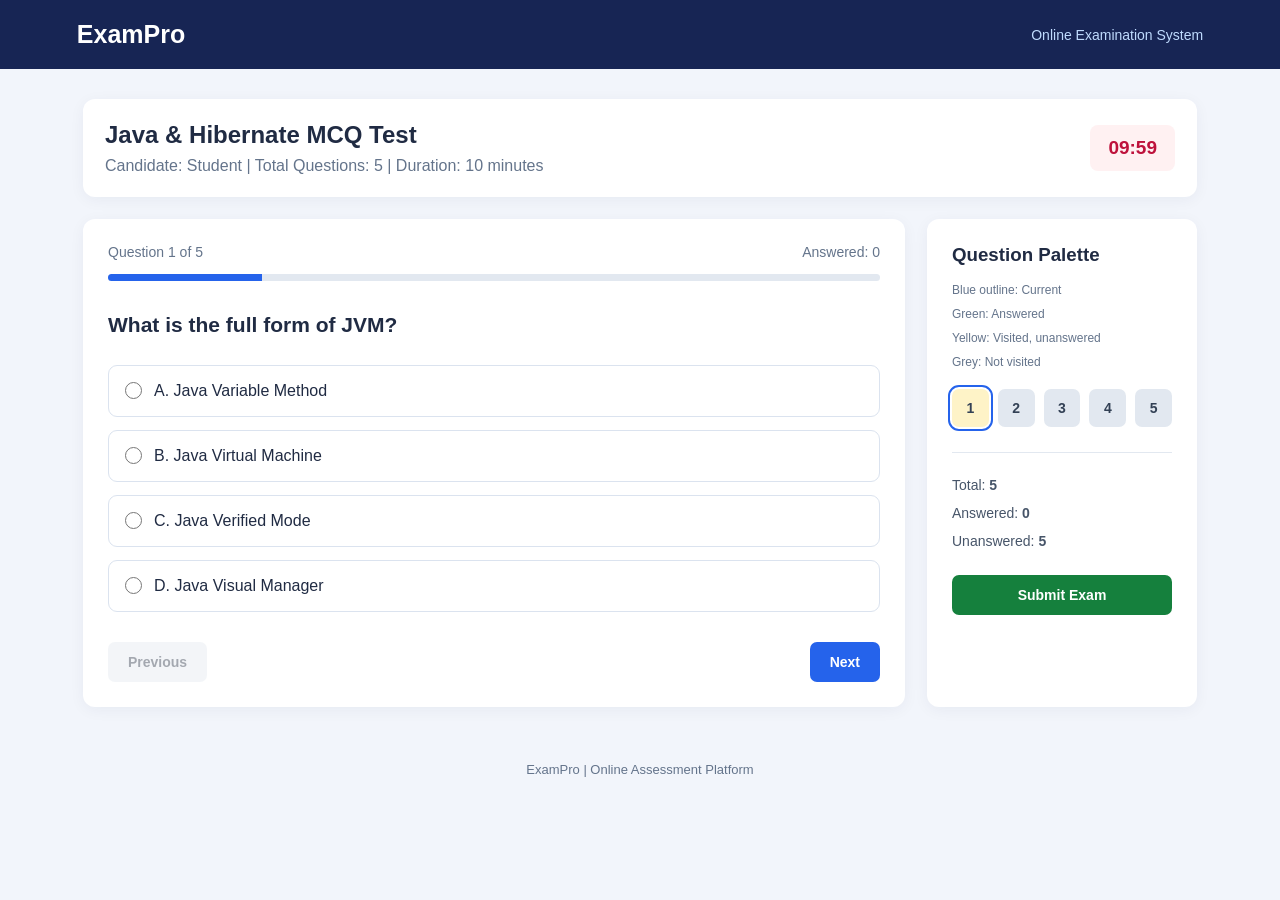
<file: index.html>
<!DOCTYPE html>
<html lang="en">
<head>
<meta charset="UTF-8">
<meta name="viewport" content="width=device-width, initial-scale=1.0">
<title>ExamPro - Online MCQ Exam</title>

<style>
* {
    box-sizing: border-box;
    margin: 0;
    padding: 0;
}

body {
    font-family: Arial, sans-serif;
    background: #f2f5fb;
    color: #202b43;
}

header {
    background: #172554;
    color: white;
    padding: 20px 6%;
    display: flex;
    justify-content: space-between;
    align-items: center;
}

header h2 {
    font-size: 25px;
}

header span {
    color: #bfdbfe;
    font-size: 14px;
}

.container {
    max-width: 1150px;
    margin: 30px auto;
    padding: 0 18px;
}

.exam-info {
    background: white;
    padding: 22px;
    border-radius: 12px;
    margin-bottom: 22px;
    display: flex;
    justify-content: space-between;
    align-items: center;
    gap: 15px;
    flex-wrap: wrap;
    box-shadow: 0 3px 15px #1725540d;
}

.exam-info p {
    color: #64748b;
    margin-top: 8px;
}

.timer {
    background: #fff1f2;
    color: #be123c;
    padding: 12px 18px;
    border-radius: 8px;
    font-size: 19px;
    font-weight: bold;
}

.layout {
    display: grid;
    grid-template-columns: 1fr 270px;
    gap: 22px;
}

.card {
    background: white;
    padding: 25px;
    border-radius: 12px;
    box-shadow: 0 3px 15px #1725540d;
}

.progress-row {
    display: flex;
    justify-content: space-between;
    color: #64748b;
    font-size: 14px;
    margin-bottom: 14px;
}

.progress {
    height: 7px;
    background: #e2e8f0;
    border-radius: 10px;
    margin-bottom: 28px;
    overflow: hidden;
}

.progress-bar {
    height: 100%;
    width: 0;
    background: #2563eb;
    transition: width .2s;
}

.question {
    font-size: 21px;
    line-height: 1.5;
    margin-bottom: 24px;
}

.option {
    display: flex;
    gap: 12px;
    align-items: center;
    padding: 16px;
    margin-bottom: 13px;
    border: 1px solid #dbe3ef;
    border-radius: 9px;
    cursor: pointer;
    transition: .2s;
}

.option:hover {
    border-color: #2563eb;
    background: #f8faff;
}

.option.selected {
    border-color: #2563eb;
    background: #eff6ff;
}

.option input {
    accent-color: #2563eb;
    width: 17px;
    height: 17px;
}

.actions {
    display: flex;
    justify-content: space-between;
    gap: 10px;
    margin-top: 30px;
}

button {
    border: none;
    padding: 12px 20px;
    border-radius: 7px;
    cursor: pointer;
    font-weight: bold;
    font-size: 14px;
}

button:disabled {
    opacity: .4;
    cursor: not-allowed;
}

.primary {
    background: #2563eb;
    color: white;
}

.secondary {
    background: #e2e8f0;
    color: #1e293b;
}

.submit {
    background: #15803d;
    color: white;
}

.sidebar h3 {
    margin-bottom: 12px;
}

.legend {
    font-size: 12px;
    color: #64748b;
    line-height: 2;
    margin-bottom: 15px;
}

.palette {
    display: grid;
    grid-template-columns: repeat(5, 1fr);
    gap: 9px;
}

.palette button {
    padding: 11px 0;
    background: #e2e8f0;
    color: #334155;
}

.palette button.current {
    outline: 2px solid #2563eb;
    outline-offset: 2px;
}

.palette button.answered {
    background: #15803d;
    color: white;
}

.palette button.visited:not(.answered) {
    background: #fef3c7;
}

.summary {
    margin-top: 25px;
    border-top: 1px solid #e2e8f0;
    padding-top: 18px;
    color: #475569;
    font-size: 14px;
    line-height: 2;
}

#result {
    display: none;
    margin-top: 22px;
}

.score {
    font-size: 36px;
    color: #15803d;
    font-weight: bold;
    margin: 20px 0;
}

.review-item {
    border-top: 1px solid #e2e8f0;
    padding: 15px 0;
    line-height: 1.8;
}

.correct-text { color: #15803d; }
.wrong-text { color: #be123c; }

footer {
    text-align: center;
    padding: 25px;
    color: #64748b;
    font-size: 13px;
}

@media(max-width: 750px) {
    .layout {
        grid-template-columns: 1fr;
    }

    .sidebar {
        order: -1;
    }

    .palette {
        grid-template-columns: repeat(5, 1fr);
    }

    .question {
        font-size: 18px;
    }
}
</style>
</head>

<body>

<header>
    <h2>ExamPro</h2>
    <span>Online Examination System</span>
</header>

<main class="container">

    <section class="exam-info">
        <div>
            <h2>Java & Hibernate MCQ Test</h2>
            <p>Candidate: Student | Total Questions: 5 | Duration: 10 minutes</p>
        </div>
        <div class="timer" id="timer">10:00</div>
    </section>

    <div id="exam">
        <div class="layout">

            <section class="card">
                <div class="progress-row">
                    <span id="questionNumber">Question 1 of 5</span>
                    <span id="answeredCount">Answered: 0</span>
                </div>

                <div class="progress">
                    <div class="progress-bar" id="progressBar"></div>
                </div>

                <h3 class="question" id="questionText"></h3>

                <div id="options"></div>

                <div class="actions">
                    <button class="secondary" id="previousBtn"
                            onclick="previousQuestion()">Previous</button>

                    <button class="primary" id="nextBtn"
                            onclick="nextQuestion()">Next</button>
                </div>
            </section>

            <aside class="card sidebar">
                <h3>Question Palette</h3>

                <p class="legend">
                    Blue outline: Current<br>
                    Green: Answered<br>
                    Yellow: Visited, unanswered<br>
                    Grey: Not visited
                </p>

                <div class="palette" id="palette"></div>

                <div class="summary">
                    <p>Total: <strong id="totalCount">5</strong></p>
                    <p>Answered: <strong id="sideAnswered">0</strong></p>
                    <p>Unanswered: <strong id="unansweredCount">5</strong></p>
                </div>

                <button class="submit" style="width:100%; margin-top:20px"
                        onclick="submitExam(false)">
                    Submit Exam
                </button>
            </aside>

        </div>
    </div>

    <section class="card" id="result">
        <h2>Exam Result</h2>
        <p class="score" id="score"></p>
        <p id="resultMessage"></p>
        <div class="summary" id="resultSummary"></div>

        <h3 style="margin-top:25px">Answer Review</h3>
        <div id="review"></div>

        <button class="primary" onclick="location.reload()"
                style="margin-top:20px">Try Again</button>
    </section>

</main>

<footer>ExamPro | Online Assessment Platform</footer>

<script>
const questions = [
    {
        question: "What is the full form of JVM?",
        options: [
            "Java Variable Method",
            "Java Virtual Machine",
            "Java Verified Mode",
            "Java Visual Manager"
        ],
        answer: 1
    },
    {
        question: "Which keyword is used to declare a constant-like variable in Java?",
        options: [
            "static",
            "void",
            "final",
            "private"
        ],
        answer: 2
    },
    {
        question: "Which Hibernate annotation defines a many-to-many relationship?",
        options: [
            "@OneToOne",
            "@ManyToOne",
            "@OneToMany",
            "@ManyToMany"
        ],
        answer: 3
    },
    {
        question: "Which annotation can configure a join table?",
        options: [
            "@JoinTable",
            "@Column",
            "@Transient",
            "@GeneratedValue"
        ],
        answer: 0
    },
    {
        question: "Which block is commonly used for cleanup code that should run after try/catch?",
        options: [
            "static",
            "finally",
            "switch",
            "extends"
        ],
        answer: 1
    }
];

let current = 0;
let answers = Array(questions.length).fill(null);
let visited = Array(questions.length).fill(false);
let remaining = 600;
let finished = false;

function renderQuestion() {
    if (finished) return;

    visited[current] = true;

    const q = questions[current];

    document.getElementById("questionNumber").textContent =
        `Question ${current + 1} of ${questions.length}`;

    document.getElementById("questionText").textContent = q.question;

    document.getElementById("progressBar").style.width =
        `${((current + 1) / questions.length) * 100}%`;

    document.getElementById("options").innerHTML = "";

    q.options.forEach((option, index) => {
        const label = document.createElement("label");
        label.className = "option" +
            (answers[current] === index ? " selected" : "");

        const radio = document.createElement("input");
        radio.type = "radio";
        radio.name = "answer";
        radio.value = index;
        radio.checked = answers[current] === index;

        radio.addEventListener("change", () => {
            answers[current] = index;
            renderQuestion();
        });

        const text = document.createElement("span");
        text.textContent = String.fromCharCode(65 + index) + ". " + option;

        label.appendChild(radio);
        label.appendChild(text);
        document.getElementById("options").appendChild(label);
    });

    document.getElementById("previousBtn").disabled = current === 0;

    document.getElementById("nextBtn").textContent =
        current === questions.length - 1 ? "Review Exam" : "Next";

    renderPalette();
    updateCounts();
}

function renderPalette() {
    const palette = document.getElementById("palette");
    palette.innerHTML = "";

    questions.forEach((q, index) => {
        const btn = document.createElement("button");
        btn.textContent = index + 1;

        if (answers[index] !== null) {
            btn.classList.add("answered");
        } else if (visited[index]) {
            btn.classList.add("visited");
        }

        if (current === index) {
            btn.classList.add("current");
        }

        btn.onclick = () => {
            current = index;
            renderQuestion();
        };

        palette.appendChild(btn);
    });
}

function updateCounts() {
    const count = answers.filter(a => a !== null).length;

    document.getElementById("answeredCount").textContent =
        "Answered: " + count;

    document.getElementById("sideAnswered").textContent = count;

    document.getElementById("unansweredCount").textContent =
        questions.length - count;
}

function previousQuestion() {
    if (current > 0) {
        current--;
        renderQuestion();
    }
}

function nextQuestion() {
    if (current < questions.length - 1) {
        current++;
        renderQuestion();
    } else {
        const unanswered = answers.filter(a => a === null).length;

        alert("Review complete. Unanswered questions: " + unanswered +
              ". Submit when you are ready.");
    }
}

function submitExam(autoSubmitted) {
    if (finished) return;

    if (!autoSubmitted &&
        !confirm("Are you sure you want to submit the exam?")) {
        return;
    }

    finished = true;
    clearInterval(timerInterval);

    let score = 0;

    questions.forEach((q, i) => {
        if (answers[i] === q.answer) score++;
    });

    document.getElementById("exam").style.display = "none";
    document.getElementById("result").style.display = "block";

    document.getElementById("score").textContent =
        `${score} / ${questions.length}`;

    document.getElementById("resultMessage").textContent =
        `You scored ${Math.round(score / questions.length * 100)}%.` +
        (autoSubmitted ? " Time is up; your exam was submitted automatically." : "");

    document.getElementById("resultSummary").innerHTML =
        `<p>Correct answers: ${score}</p>` +
        `<p>Incorrect answers: ${answers.filter((a, i) =>
            a !== null && a !== questions[i].answer).length}</p>` +
        `<p>Unanswered: ${answers.filter(a => a === null).length}</p>`;

    const review = document.getElementById("review");
    review.innerHTML = "";

    questions.forEach((q, i) => {
        const div = document.createElement("div");
        div.className = "review-item";

        const yourAnswer = answers[i] === null
            ? "Not answered"
            : q.options[answers[i]];

        const correctAnswer = q.options[q.answer];

        div.innerHTML =
            `<strong>Q${i + 1}. ${q.question}</strong><br>` +
            `Your answer: <span class="${answers[i] === q.answer ?
                "correct-text" : "wrong-text"}"></span><br>` +
            `Correct answer: <span class="correct-text"></span>`;

        div.querySelectorAll("span")[0].textContent = yourAnswer;
        div.querySelectorAll("span")[1].textContent = correctAnswer;

        review.appendChild(div);
    });
}

const timerInterval = setInterval(() => {
    if (finished) return;

    remaining--;

    const minutes = Math.floor(remaining / 60);
    const seconds = remaining % 60;

    document.getElementById("timer").textContent =
        String(minutes).padStart(2, "0") + ":" +
        String(seconds).padStart(2, "0");

    if (remaining <= 60) {
        document.getElementById("timer").style.background = "#fee2e2";
    }

    if (remaining <= 0) {
        submitExam(true);
    }
}, 1000);

renderQuestion();
</script>

</body>
</html>
</file>
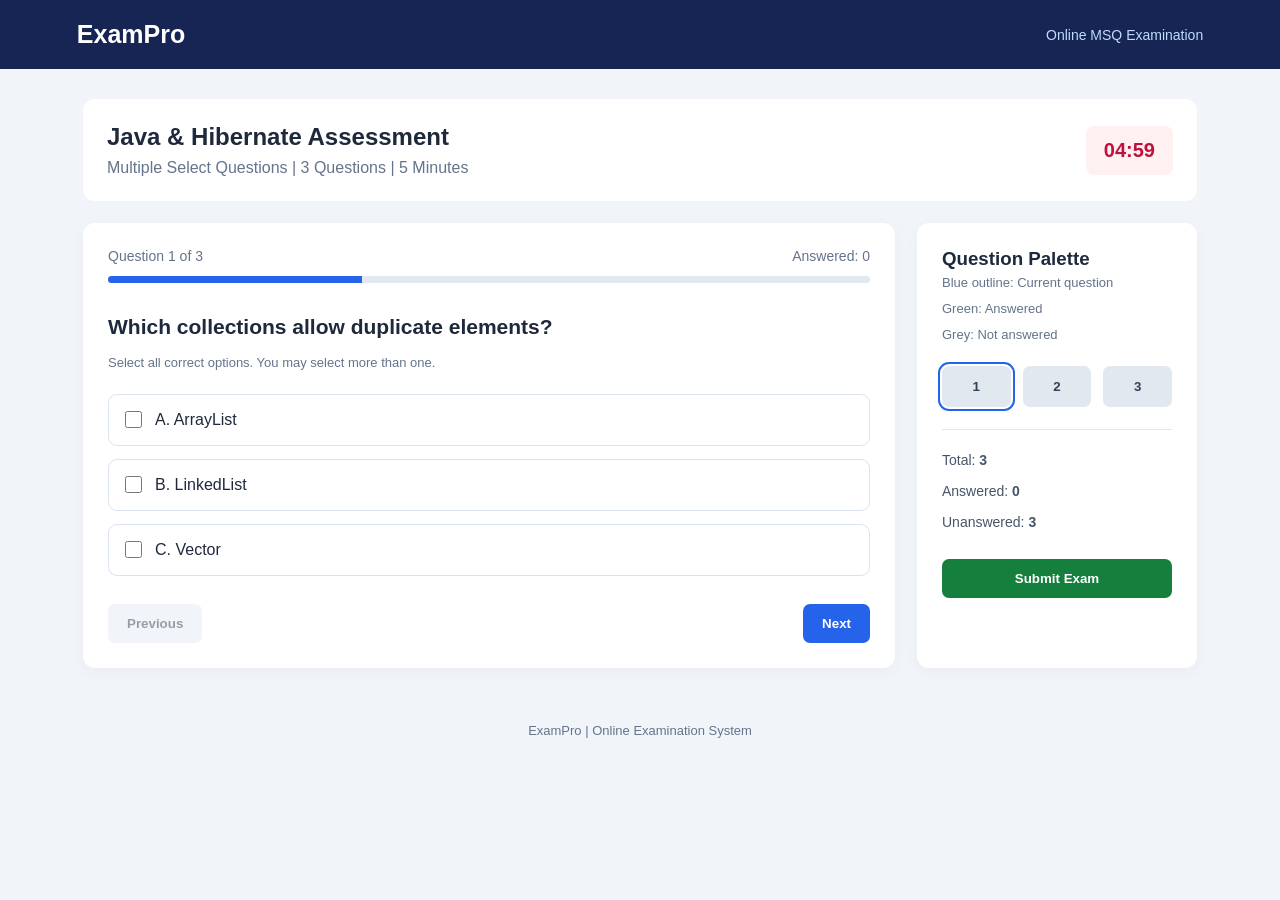
<file: index1.html>
<!DOCTYPE html>
<html lang="en">
<head>
<meta charset="UTF-8">
<meta name="viewport" content="width=device-width, initial-scale=1.0">
<title>ExamPro | MSQ Examination</title>

<style>
* {
    box-sizing: border-box;
    margin: 0;
    padding: 0;
}

body {
    font-family: Arial, sans-serif;
    background: #f1f5f9;
    color: #1e293b;
}

header {
    background: #172554;
    color: white;
    padding: 20px 6%;
    display: flex;
    justify-content: space-between;
    align-items: center;
}

header h2 {
    font-size: 25px;
}

header span {
    color: #bfdbfe;
    font-size: 14px;
}

.container {
    max-width: 1150px;
    margin: 30px auto;
    padding: 0 18px;
}

.exam-info {
    background: white;
    padding: 24px;
    border-radius: 12px;
    display: flex;
    justify-content: space-between;
    align-items: center;
    flex-wrap: wrap;
    gap: 15px;
    margin-bottom: 22px;
}

.exam-info p {
    margin-top: 8px;
    color: #64748b;
}

.timer {
    background: #fff1f2;
    color: #be123c;
    padding: 13px 18px;
    border-radius: 8px;
    font-weight: bold;
    font-size: 20px;
}

.layout {
    display: grid;
    grid-template-columns: 1fr 280px;
    gap: 22px;
}

.card {
    background: white;
    padding: 25px;
    border-radius: 12px;
    box-shadow: 0 4px 15px #0f172a0a;
}

.progress-info {
    display: flex;
    justify-content: space-between;
    color: #64748b;
    font-size: 14px;
    margin-bottom: 12px;
}

.progress {
    height: 7px;
    background: #e2e8f0;
    border-radius: 10px;
    overflow: hidden;
    margin-bottom: 28px;
}

.progress-bar {
    height: 100%;
    background: #2563eb;
    transition: width .2s;
}

.question {
    font-size: 21px;
    line-height: 1.5;
    margin-bottom: 12px;
}

.instruction {
    color: #64748b;
    font-size: 13px;
    margin-bottom: 24px;
}

.option {
    display: flex;
    align-items: center;
    gap: 13px;
    padding: 16px;
    border: 1px solid #dbe3ef;
    border-radius: 9px;
    margin-bottom: 13px;
    cursor: pointer;
}

.option:hover {
    background: #f8faff;
    border-color: #2563eb;
}

.option.selected {
    background: #eff6ff;
    border-color: #2563eb;
}

.option input {
    width: 17px;
    height: 17px;
    accent-color: #2563eb;
}

.actions {
    display: flex;
    justify-content: space-between;
    gap: 10px;
    margin-top: 28px;
}

button {
    padding: 12px 19px;
    border: none;
    border-radius: 7px;
    font-weight: bold;
    cursor: pointer;
}

button:disabled {
    opacity: .45;
    cursor: not-allowed;
}

.primary {
    background: #2563eb;
    color: white;
}

.secondary {
    background: #e2e8f0;
    color: #1e293b;
}

.submit {
    background: #15803d;
    color: white;
    width: 100%;
    margin-top: 22px;
}

.palette {
    display: grid;
    grid-template-columns: repeat(3, 1fr);
    gap: 12px;
    margin: 18px 0;
}

.palette button {
    padding: 13px 0;
    background: #e2e8f0;
    color: #334155;
}

.palette button.current {
    outline: 2px solid #2563eb;
    outline-offset: 2px;
}

.palette button.answered {
    background: #15803d;
    color: white;
}

.legend {
    font-size: 13px;
    color: #64748b;
    line-height: 2;
}

.stats {
    border-top: 1px solid #e2e8f0;
    margin-top: 22px;
    padding-top: 15px;
    line-height: 2.2;
    color: #475569;
    font-size: 14px;
}

#result {
    display: none;
}

.score {
    font-size: 38px;
    color: #15803d;
    margin: 20px 0;
    font-weight: bold;
}

.review-item {
    padding: 18px 0;
    border-bottom: 1px solid #e2e8f0;
    line-height: 1.9;
}

.correct {
    color: #15803d;
}

.incorrect {
    color: #be123c;
}

footer {
    text-align: center;
    padding: 25px;
    color: #64748b;
    font-size: 13px;
}

@media(max-width: 750px) {
    .layout {
        grid-template-columns: 1fr;
    }

    .question {
        font-size: 18px;
    }
}
</style>
</head>

<body>

<header>
    <h2>ExamPro</h2>
    <span>Online MSQ Examination</span>
</header>

<main class="container">

    <section class="exam-info">
        <div>
            <h2>Java & Hibernate Assessment</h2>
            <p>Multiple Select Questions | 3 Questions | 5 Minutes</p>
        </div>

        <div class="timer" id="timer">05:00</div>
    </section>

    <section id="exam">
        <div class="layout">

            <div class="card">
                <div class="progress-info">
                    <span id="questionNumber"></span>
                    <span id="answeredText"></span>
                </div>

                <div class="progress">
                    <div class="progress-bar" id="progressBar"></div>
                </div>

                <h3 class="question" id="questionText"></h3>
                <p class="instruction">
                    Select all correct options. You may select more than one.
                </p>

                <div id="options"></div>

                <div class="actions">
                    <button class="secondary" id="prevBtn"
                            onclick="moveQuestion(-1)">Previous</button>

                    <button class="primary" id="nextBtn"
                            onclick="moveQuestion(1)">Next</button>
                </div>
            </div>

            <aside class="card">
                <h3>Question Palette</h3>
                <p class="legend">
                    Blue outline: Current question<br>
                    Green: Answered<br>
                    Grey: Not answered
                </p>

                <div class="palette" id="palette"></div>

                <div class="stats">
                    <p>Total: <strong id="total">3</strong></p>
                    <p>Answered: <strong id="answered">0</strong></p>
                    <p>Unanswered: <strong id="unanswered">3</strong></p>
                </div>

                <button class="submit" onclick="submitExam(false)">
                    Submit Exam
                </button>
            </aside>

        </div>
    </section>

    <section class="card" id="result">
        <h2>Examination Result</h2>
        <div class="score" id="score"></div>
        <p id="percentage"></p>

        <div class="stats" id="resultStats"></div>

        <h3 style="margin-top:25px">Answer Review</h3>
        <div id="review"></div>

        <button class="primary" style="margin-top:20px"
                onclick="location.reload()">Try Again</button>
    </section>

</main>

<footer>ExamPro | Online Examination System</footer>

<script>
const questions = [
    {
        question: "Which collections allow duplicate elements?",
        options: ["ArrayList", "LinkedList", "Vector"],
        correct: [0, 1, 2]
    },
    {
        question: "Which are valid Hibernate annotations?",
        options: ["@Entity", "@Id", "@OneToMany"],
        correct: [0, 1, 2]
    },
    {
        question: "Which are Java 8 features?",
        options: [
            "Lambda expressions",
            "Stream API",
            "Method references"
        ],
        correct: [0, 1, 2]
    }
];

let current = 0;
let answers = questions.map(() => []);
let remaining = 300;
let finished = false;

function renderQuestion() {
    const q = questions[current];

    document.getElementById("questionNumber").textContent =
        `Question ${current + 1} of ${questions.length}`;

    document.getElementById("questionText").textContent = q.question;

    document.getElementById("progressBar").style.width =
        `${((current + 1) / questions.length) * 100}%`;

    const options = document.getElementById("options");
    options.innerHTML = "";

    q.options.forEach((option, index) => {
        const label = document.createElement("label");
        const selected = answers[current].includes(index);

        label.className = "option" + (selected ? " selected" : "");

        const checkbox = document.createElement("input");
        checkbox.type = "checkbox";
        checkbox.checked = selected;

        checkbox.addEventListener("change", () => {
            if (checkbox.checked) {
                if (!answers[current].includes(index)) {
                    answers[current].push(index);
                }
            } else {
                answers[current] = answers[current].filter(
                    value => value !== index
                );
            }

            renderQuestion();
        });

        const text = document.createElement("span");
        text.textContent = String.fromCharCode(65 + index) + ". " + option;

        label.appendChild(checkbox);
        label.appendChild(text);
        options.appendChild(label);
    });

    document.getElementById("prevBtn").disabled = current === 0;

    document.getElementById("nextBtn").textContent =
        current === questions.length - 1 ? "Review" : "Next";

    renderPalette();
    updateCounts();
}

function renderPalette() {
    const palette = document.getElementById("palette");
    palette.innerHTML = "";

    questions.forEach((q, index) => {
        const button = document.createElement("button");
        button.textContent = index + 1;

        if (answers[index].length > 0) {
            button.classList.add("answered");
        }

        if (index === current) {
            button.classList.add("current");
        }

        button.onclick = () => {
            current = index;
            renderQuestion();
        };

        palette.appendChild(button);
    });
}

function updateCounts() {
    const count = answers.filter(a => a.length > 0).length;

    document.getElementById("answeredText").textContent =
        `Answered: ${count}`;

    document.getElementById("answered").textContent = count;
    document.getElementById("unanswered").textContent =
        questions.length - count;
}

function moveQuestion(direction) {
    if (direction === 1 && current === questions.length - 1) {
        alert("You have reached the last question. Review your answers and submit.");
        return;
    }

    current += direction;
    renderQuestion();
}

function submitExam(autoSubmit) {
    if (finished) return;

    if (!autoSubmit &&
        !confirm("Are you sure you want to submit your exam?")) {
        return;
    }

    finished = true;
    clearInterval(timerInterval);

    let score = 0;

    questions.forEach((q, i) => {
        const selected = [...answers[i]].sort((a, b) => a - b);
        const correct = [...q.correct].sort((a, b) => a - b);

        if (
            selected.length === correct.length &&
            selected.every((value, index) => value === correct[index])
        ) {
            score++;
        }
    });

    document.getElementById("exam").style.display = "none";
    document.getElementById("result").style.display = "block";

    document.getElementById("score").textContent =
        `${score} / ${questions.length}`;

    document.getElementById("percentage").textContent =
        `Percentage: ${Math.round(score / questions.length * 100)}%`;

    document.getElementById("resultStats").innerHTML =
        `<p>Correct questions: ${score}</p>
         <p>Incorrect questions: ${
            answers.filter((a, i) =>
                a.length > 0 && !isCorrect(a, questions[i].correct)
            ).length
         }</p>
         <p>Unanswered questions: ${
            answers.filter(a => a.length === 0).length
         }</p>
         <p>${autoSubmit ? "Time expired. Exam submitted automatically." : "Exam submitted successfully."}</p>`;

    const review = document.getElementById("review");
    review.innerHTML = "";

    questions.forEach((q, i) => {
        const div = document.createElement("div");
        div.className = "review-item";

        const yourAnswer = answers[i].length
            ? answers[i].map(index => q.options[index]).join(", ")
            : "Not answered";

        const correctAnswer = q.correct
            .map(index => q.options[index]).join(", ");

        const correct = isCorrect(answers[i], q.correct);

        const heading = document.createElement("strong");
        heading.textContent = `Q${i + 1}. ${q.question}`;

        const your = document.createElement("p");
        your.textContent = `Your answer: ${yourAnswer}`;
        your.className = correct ? "correct" : "incorrect";

        const expected = document.createElement("p");
        expected.textContent = `Correct answer: ${correctAnswer}`;
        expected.className = "correct";

        div.append(heading, your, expected);
        review.appendChild(div);
    });
}

function isCorrect(selected, correct) {
    if (selected.length !== correct.length) return false;

    return [...selected].sort((a, b) => a - b).every(
        (value, index) => value === [...correct].sort((a, b) => a - b)[index]
    );
}

const timerInterval = setInterval(() => {
    if (finished) return;

    remaining--;

    const minutes = Math.floor(remaining / 60);
    const seconds = remaining % 60;

    document.getElementById("timer").textContent =
        String(minutes).padStart(2, "0") + ":" +
        String(seconds).padStart(2, "0");

    if (remaining <= 0) {
        submitExam(true);
    }
}, 1000);

document.getElementById("total").textContent = questions.length;
renderQuestion();
</script>

</body>
</html>
</file>
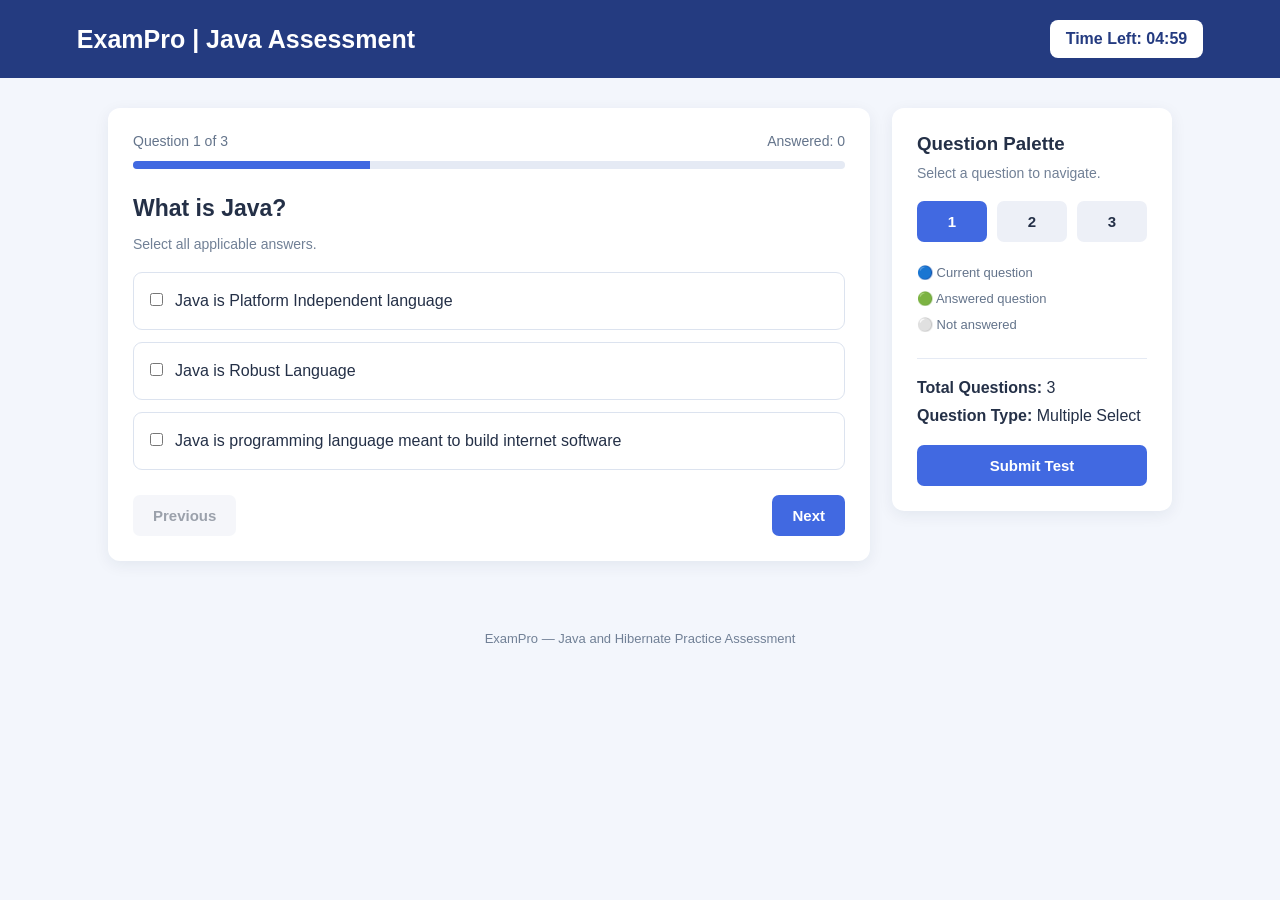
<file: index2.html>
<!DOCTYPE html>
<html lang="en">
<head>
<meta charset="UTF-8">
<meta name="viewport" content="width=device-width, initial-scale=1.0">
<title>ExamPro - Java MCQ Test</title>

<style>
* {
    box-sizing: border-box;
    margin: 0;
    padding: 0;
}

body {
    font-family: Arial, sans-serif;
    background: #f3f6fc;
    color: #243047;
}

header {
    background: #243b80;
    color: white;
    padding: 20px 6%;
    display: flex;
    justify-content: space-between;
    align-items: center;
    gap: 15px;
    flex-wrap: wrap;
}

header h2 {
    font-size: 25px;
}

.timer {
    background: white;
    color: #243b80;
    padding: 10px 16px;
    border-radius: 8px;
    font-weight: bold;
}

.container {
    max-width: 1100px;
    margin: 30px auto;
    padding: 0 18px;
    display: grid;
    grid-template-columns: 1fr 280px;
    gap: 22px;
}

.card {
    background: white;
    border-radius: 12px;
    padding: 25px;
    box-shadow: 0 4px 16px #15274b12;
    margin-bottom: 20px;
}

.progress-info {
    display: flex;
    justify-content: space-between;
    margin-bottom: 12px;
    color: #64748b;
    font-size: 14px;
}

.progress {
    height: 8px;
    background: #e5eaf4;
    border-radius: 10px;
    overflow: hidden;
}

.progress-bar {
    height: 100%;
    width: 33.33%;
    background: #4169e1;
    transition: width 0.3s;
}

.question {
    font-size: 23px;
    line-height: 1.5;
    margin: 22px 0 10px;
}

.hint {
    color: #718096;
    font-size: 14px;
    margin-bottom: 20px;
}

.option {
    display: flex;
    align-items: flex-start;
    gap: 12px;
    border: 1px solid #dce3ef;
    padding: 16px;
    margin: 12px 0;
    border-radius: 9px;
    cursor: pointer;
    line-height: 1.5;
    transition: 0.2s;
}

.option:hover {
    border-color: #4169e1;
    background: #f7f9ff;
}

.option input {
    margin-top: 4px;
    accent-color: #4169e1;
}

.option.selected {
    border-color: #4169e1;
    background: #edf2ff;
}

.actions {
    display: flex;
    justify-content: space-between;
    gap: 12px;
    margin-top: 25px;
}

button {
    padding: 12px 20px;
    border: none;
    border-radius: 7px;
    cursor: pointer;
    font-size: 15px;
    font-weight: bold;
}

.primary {
    background: #4169e1;
    color: white;
}

.secondary {
    background: #e9edf5;
    color: #243047;
}

button:disabled {
    opacity: 0.45;
    cursor: not-allowed;
}

.palette {
    display: grid;
    grid-template-columns: repeat(3, 1fr);
    gap: 10px;
    margin: 18px 0;
}

.palette button {
    background: #edf0f7;
    color: #243047;
    padding: 12px;
}

.palette button.active {
    background: #4169e1;
    color: white;
}

.palette button.answered {
    border: 2px solid #24a06b;
}

.legend {
    font-size: 13px;
    line-height: 2;
    color: #64748b;
}

.result {
    text-align: center;
    padding: 35px 20px;
}

.score {
    font-size: 42px;
    color: #243b80;
    margin: 18px 0;
}

.review-item {
    padding: 15px 0;
    border-bottom: 1px solid #e5eaf4;
    line-height: 1.7;
}

.correct-text {
    color: #168451;
}

.incorrect-text {
    color: #d14343;
}

footer {
    text-align: center;
    padding: 20px;
    color: #718096;
    font-size: 13px;
}

@media (max-width: 750px) {
    .container {
        grid-template-columns: 1fr;
    }

    header h2 {
        font-size: 21px;
    }

    .question {
        font-size: 20px;
    }
}
</style>
</head>

<body>

<header>
    <h2>ExamPro | Java Assessment</h2>
    <div class="timer">Time Left: <span id="timer">05:00</span></div>
</header>

<div class="container">
    <main>
        <section class="card" id="examCard">
            <div class="progress-info">
                <span id="questionCount">Question 1 of 3</span>
                <span id="answeredCount">Answered: 0</span>
            </div>

            <div class="progress">
                <div class="progress-bar" id="progressBar"></div>
            </div>

            <h2 class="question" id="questionText"></h2>
            <p class="hint">Select all applicable answers.</p>

            <div id="options"></div>

            <div class="actions">
                <button class="secondary" id="previousBtn"
                        onclick="moveQuestion(-1)">Previous</button>

                <button class="primary" id="nextBtn"
                        onclick="moveQuestion(1)">Next</button>
            </div>
        </section>

        <section class="card result" id="resultCard" hidden>
            <h2>Assessment Completed!</h2>
            <p>Your test has been submitted.</p>
            <div class="score" id="score"></div>
            <p id="resultMessage"></p>
            <br>
            <button class="primary" onclick="showReview()">Review Answers</button>
            <button class="secondary" onclick="restartExam()">Restart Test</button>
        </section>

        <section class="card" id="reviewCard" hidden>
            <h2>Answer Review</h2>
            <div id="reviewContent"></div>
            <br>
            <button class="primary" onclick="restartExam()">Try Again</button>
        </section>
    </main>

    <aside>
        <section class="card">
            <h3>Question Palette</h3>
            <p class="hint" style="margin-top:10px">
                Select a question to navigate.
            </p>

            <div class="palette" id="palette"></div>

            <div class="legend">
                <p>🔵 Current question</p>
                <p>🟢 Answered question</p>
                <p>⚪ Not answered</p>
            </div>

            <hr style="margin:20px 0;border:0;border-top:1px solid #e5eaf4">

            <p><strong>Total Questions:</strong> 3</p>
            <p style="margin-top:10px">
                <strong>Question Type:</strong> Multiple Select
            </p>

            <button class="primary"
                    style="width:100%;margin-top:20px"
                    onclick="submitExam()">Submit Test</button>
        </section>
    </aside>
</div>

<footer>ExamPro — Java and Hibernate Practice Assessment</footer>

<script>
// Sample data based on Main2.java.
// Correct options are configured for demonstration.

const questions = [
    {
        id: 1,
        question: "What is Java?",
        answers: [
            { id: 1, text: "Java is Platform Independent language" },
            { id: 2, text: "Java is Robust Language" },
            { id: 3, text: "Java is programming language meant to build internet software" }
        ],
        correct: [1, 2, 3]
    },
    {
        id: 2,
        question: "What is Hibernate?",
        answers: [
            { id: 4, text: "Hibernate is ORM Framework" },
            { id: 5, text: "Hibernate follows JPA rules" }
        ],
        correct: [4, 5]
    },
    {
        id: 3,
        question: "What are the features of Java?",
        answers: [
            { id: 1, text: "Java is Platform Independent language" },
            { id: 2, text: "Java is Robust Language" }
        ],
        correct: [1, 2]
    }
];

let currentQuestion = 0;
let userAnswers = {};
let submitted = false;
let remainingSeconds = 300;
let timerInterval = null;

function renderQuestion() {
    const q = questions[currentQuestion];

    document.getElementById("questionCount").textContent =
        `Question ${currentQuestion + 1} of ${questions.length}`;

    document.getElementById("questionText").textContent = q.question;

    document.getElementById("progressBar").style.width =
        `${((currentQuestion + 1) / questions.length) * 100}%`;

    document.getElementById("previousBtn").disabled =
        currentQuestion === 0;

    document.getElementById("nextBtn").textContent =
        currentQuestion === questions.length - 1 ? "Finish" : "Next";

    const optionsDiv = document.getElementById("options");
    optionsDiv.replaceChildren();

    q.answers.forEach(answer => {
        const label = document.createElement("label");
        label.className = "option";

        const checkbox = document.createElement("input");
        checkbox.type = "checkbox";
        checkbox.value = answer.id;
        checkbox.checked =
            (userAnswers[q.id] || []).includes(answer.id);

        const span = document.createElement("span");
        span.textContent = answer.text;

        label.classList.toggle("selected", checkbox.checked);

        checkbox.addEventListener("change", () => {
            if (!userAnswers[q.id]) userAnswers[q.id] = [];

            if (checkbox.checked) {
                if (!userAnswers[q.id].includes(answer.id)) {
                    userAnswers[q.id].push(answer.id);
                }
            } else {
                userAnswers[q.id] = userAnswers[q.id]
                    .filter(id => id !== answer.id);
            }

            label.classList.toggle("selected", checkbox.checked);
            updatePalette();
        });

        label.append(checkbox, span);
        optionsDiv.appendChild(label);
    });

    updatePalette();
}

function updatePalette() {
    const palette = document.getElementById("palette");
    palette.replaceChildren();

    questions.forEach((q, index) => {
        const btn = document.createElement("button");
        btn.textContent = index + 1;

        if (index === currentQuestion) btn.classList.add("active");
        if ((userAnswers[q.id] || []).length > 0) {
            btn.classList.add("answered");
        }

        btn.onclick = () => {
            currentQuestion = index;
            renderQuestion();
        };

        palette.appendChild(btn);
    });

    const answered = questions.filter(
        q => (userAnswers[q.id] || []).length > 0
    ).length;

    document.getElementById("answeredCount").textContent =
        `Answered: ${answered}`;
}

function moveQuestion(direction) {
    if (direction === 1 && currentQuestion === questions.length - 1) {
        submitExam();
        return;
    }

    currentQuestion += direction;
    currentQuestion = Math.max(
        0, Math.min(currentQuestion, questions.length - 1)
    );

    renderQuestion();
}

function submitExam() {
    if (submitted) return;

    if (!confirm("Are you sure you want to submit the test?")) return;

    submitted = true;
    clearInterval(timerInterval);

    let score = 0;

    questions.forEach(q => {
        const selected = [...(userAnswers[q.id] || [])].sort((a, b) => a - b);
        const correct = [...q.correct].sort((a, b) => a - b);

        if (selected.length === correct.length &&
            selected.every((id, index) => id === correct[index])) {
            score++;
        }
    });

    document.getElementById("examCard").hidden = true;
    document.getElementById("resultCard").hidden = false;
    document.getElementById("score").textContent =
        `${score} / ${questions.length}`;

    document.getElementById("resultMessage").textContent =
        `You scored ${Math.round(score / questions.length * 100)}%.`;
}

function showReview() {
    document.getElementById("resultCard").hidden = true;
    document.getElementById("reviewCard").hidden = false;

    const review = document.getElementById("reviewContent");
    review.replaceChildren();

    questions.forEach(q => {
        const selected = userAnswers[q.id] || [];
        const correct = q.correct;

        const item = document.createElement("div");
        item.className = "review-item";

        const title = document.createElement("h3");
        title.textContent = q.question;

        const yourAnswer = document.createElement("p");
        yourAnswer.textContent = "Your answers: " +
            (selected.length
                ? q.answers.filter(a => selected.includes(a.id))
                    .map(a => a.text).join("; ")
                : "Not answered");

        const correctAnswer = document.createElement("p");
        correctAnswer.className = "correct-text";
        correctAnswer.textContent = "Expected answers: " +
            q.answers.filter(a => correct.includes(a.id))
                .map(a => a.text).join("; ");

        item.append(title, yourAnswer, correctAnswer);
        review.appendChild(item);
    });
}

function restartExam() {
    currentQuestion = 0;
    userAnswers = {};
    submitted = false;
    remainingSeconds = 300;

    document.getElementById("examCard").hidden = false;
    document.getElementById("resultCard").hidden = true;
    document.getElementById("reviewCard").hidden = true;

    startTimer();
    renderQuestion();
}

function startTimer() {
    clearInterval(timerInterval);

    timerInterval = setInterval(() => {
        remainingSeconds--;

        const minutes = Math.floor(remainingSeconds / 60);
        const seconds = remainingSeconds % 60;

        document.getElementById("timer").textContent =
            `${String(minutes).padStart(2, "0")}:${String(seconds).padStart(2, "0")}`;

        if (remainingSeconds <= 0) {
            clearInterval(timerInterval);
            submitted = false;
            submitExam();
        }
    }, 1000);
}

renderQuestion();
startTimer();
</script>

</body>
</html>
</file>
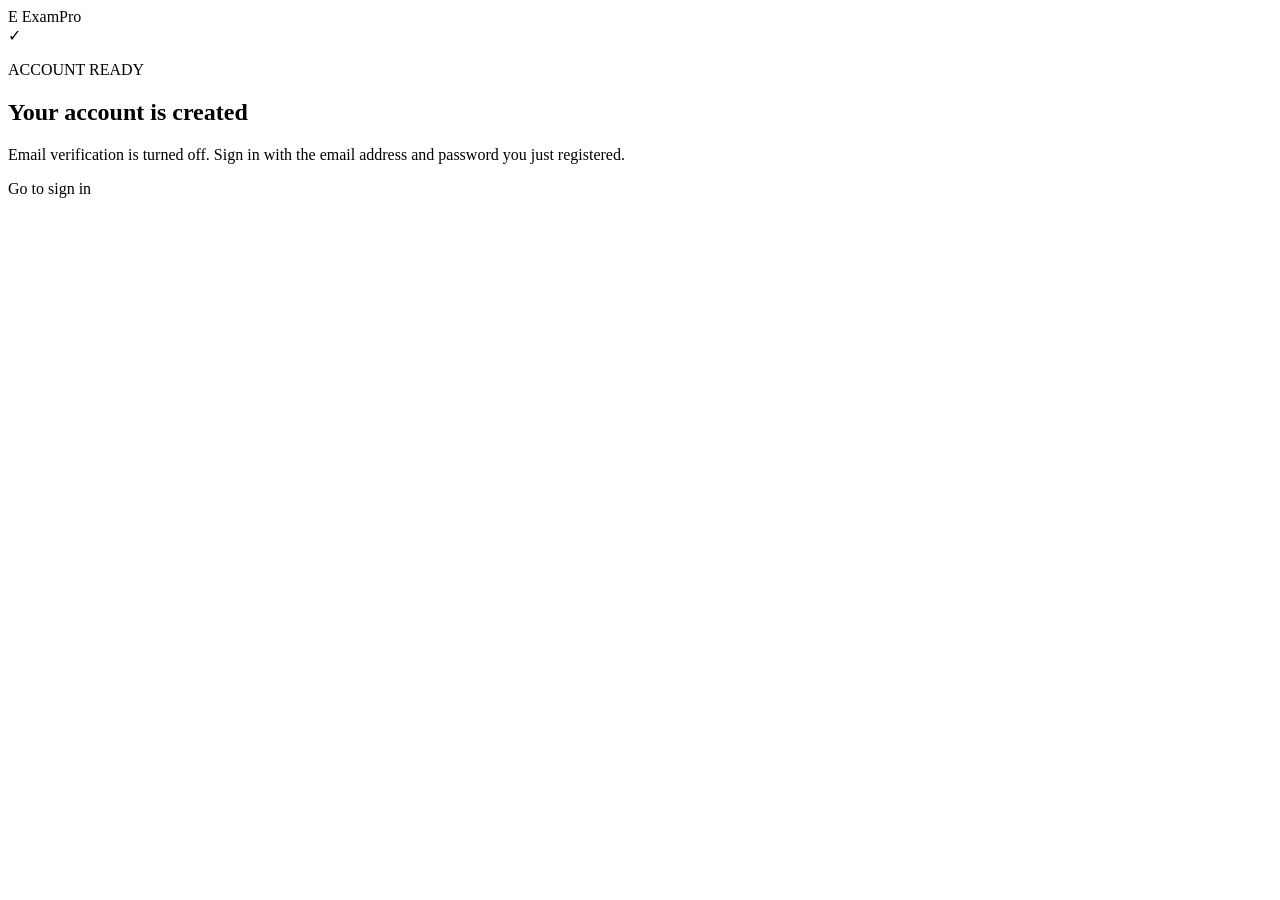
<file: src/main/resources/templates/account-created.html>
<!DOCTYPE html>
<html lang="en" xmlns:th="http://www.thymeleaf.org">
<head>
    <meta charset="UTF-8">
    <meta name="viewport" content="width=device-width, initial-scale=1">
    <title>Account created | ExamPro</title>
    <link rel="stylesheet" th:href="@{/css/app.css}">
</head>
<body class="auth-page">
<main class="auth-shell">
    <a class="brand" th:href="@{/login}"><span class="brand-mark">E</span> ExamPro</a>
    <section class="auth-card auth-card-centered">
        <div class="status-icon">✓</div>
        <p class="eyebrow">ACCOUNT READY</p>
        <h1>Your account is created</h1>
        <p class="muted">Email verification is turned off. Sign in with the email address and password you just registered.</p>
        <a class="button button-primary button-link" th:href="@{/login}">Go to sign in</a>
    </section>
</main>
</body>
</html>
</file>
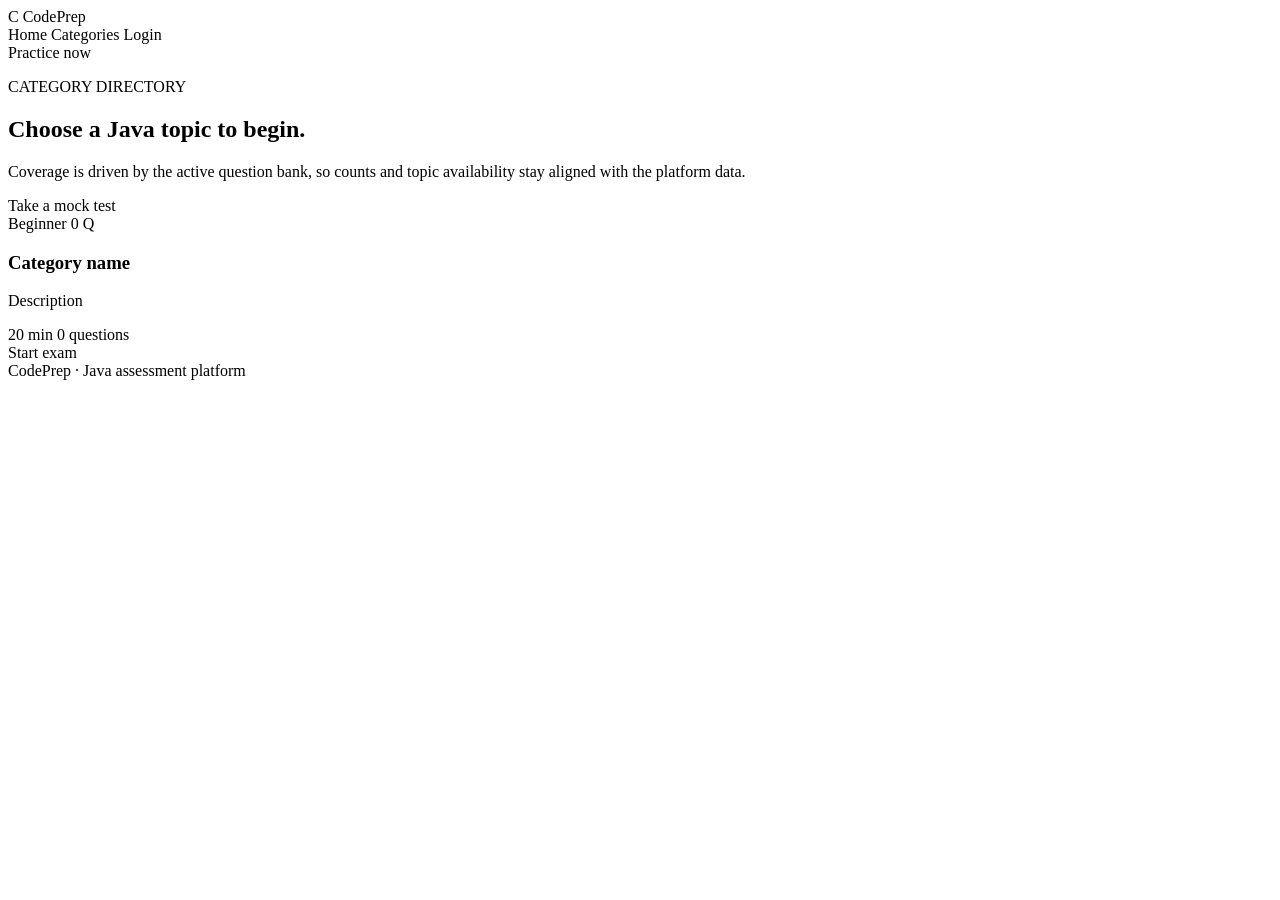
<file: src/main/resources/templates/categories.html>
<!DOCTYPE html>
<html lang="en" xmlns:th="http://www.thymeleaf.org">
<head>
    <meta charset="UTF-8">
    <meta name="viewport" content="width=device-width, initial-scale=1">
    <title>Exam categories | CodePrep</title>
    <link rel="stylesheet" th:href="@{/css/app.css}">
</head>
<body>
<header class="topbar">
    <a class="brand brand-light" th:href="@{/}"><span class="brand-mark">C</span> CodePrep</a>
    <nav class="topbar-nav" aria-label="Main navigation">
        <a th:href="@{/}">Home</a>
        <a th:href="@{/categories}">Categories</a>
        <a th:href="@{/login}">Login</a>
    </nav>
    <div class="topbar-actions">
        <a class="button button-quiet" th:href="@{/quiz}">Practice now</a>
    </div>
</header>

<main class="page-shell">
    <section class="welcome-panel compact-panel">
        <div>
            <p class="eyebrow">CATEGORY DIRECTORY</p>
            <h1>Choose a Java topic to begin.</h1>
            <p class="muted">Coverage is driven by the active question bank, so counts and topic availability stay aligned with the platform data.</p>
        </div>
        <a class="button button-primary" th:href="@{/quiz}">Take a mock test</a>
    </section>

    <section class="panel panel-separator">
        <div class="category-grid category-grid-large">
            <article class="category-tile" th:each="category : ${categories}">
                <div class="category-header">
                    <span class="category-badge" th:text="${category.difficulty}">Beginner</span>
                    <span class="category-count" th:text="|${category.questionCount} Q|">0 Q</span>
                </div>
                <h3 th:text="${category.name}">Category name</h3>
                <p th:text="${category.description}">Description</p>
                <div class="category-meta">
                    <span th:text="${category.duration}">20 min</span>
                    <span th:text="|${category.questionCount} questions|">0 questions</span>
                </div>
                <a class="button button-outline button-small" th:href="@{/quiz(category=${category.name})}">Start exam</a>
            </article>
        </div>
    </section>
</main>
<footer class="site-footer">CodePrep · Java assessment platform</footer>
</body>
</html>
</file>
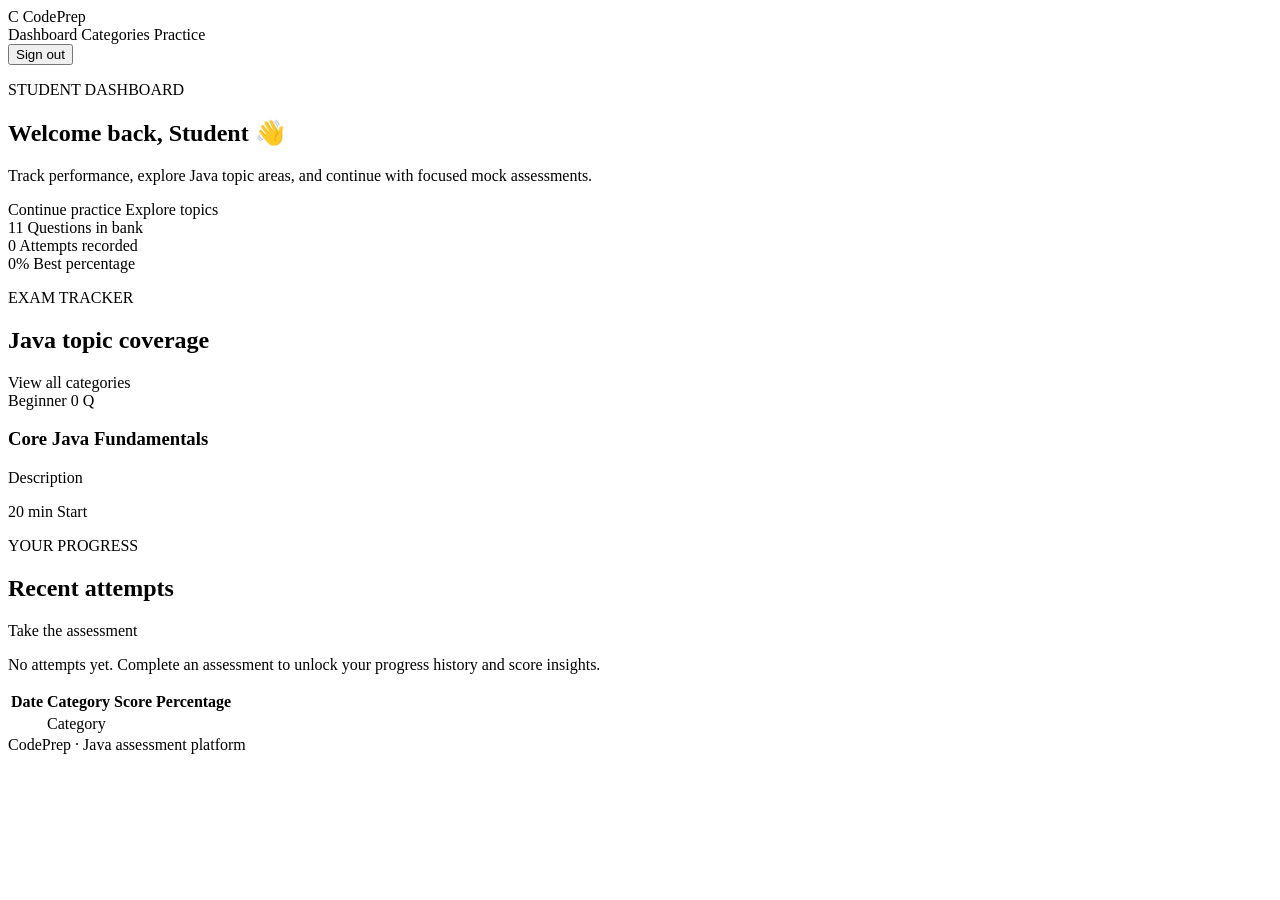
<file: src/main/resources/templates/dashboard.html>
<!DOCTYPE html>
<html lang="en" xmlns:th="http://www.thymeleaf.org">
<head>
    <meta charset="UTF-8">
    <meta name="viewport" content="width=device-width, initial-scale=1">
    <title>Student dashboard | CodePrep</title>
    <link rel="stylesheet" th:href="@{/css/app.css}">
</head>
<body>
<header class="topbar">
    <a class="brand brand-light" th:href="@{/dashboard}"><span class="brand-mark">C</span> CodePrep</a>
    <nav class="topbar-nav" aria-label="Main navigation">
        <a th:href="@{/dashboard}">Dashboard</a>
        <a th:href="@{/categories}">Categories</a>
        <a th:href="@{/quiz}">Practice</a>
    </nav>
    <div class="topbar-actions">
        <span class="student-label" th:text="${student.displayName}"></span>
        <form th:action="@{/logout}" method="post"><button class="button button-quiet" type="submit">Sign out</button></form>
    </div>
</header>

<main class="page-shell">
    <section class="welcome-panel">
        <div>
            <p class="eyebrow">STUDENT DASHBOARD</p>
            <h1>Welcome back, <span th:text="${student.displayName}">Student</span> 👋</h1>
            <p class="muted">Track performance, explore Java topic areas, and continue with focused mock assessments.</p>
        </div>
        <div class="hero-actions">
            <a class="button button-primary" th:href="@{/quiz}">Continue practice</a>
            <a class="button button-outline" th:href="@{/categories}">Explore topics</a>
        </div>
    </section>

    <section class="stat-grid" aria-label="Assessment details">
        <article class="stat-card">
            <span class="stat-number" th:text="${questionCount}">11</span>
            <span class="stat-label">Questions in bank</span>
        </article>
        <article class="stat-card">
            <span class="stat-number" th:text="${attemptCount}">0</span>
            <span class="stat-label">Attempts recorded</span>
        </article>
        <article class="stat-card">
            <span class="stat-number" th:text="|${bestScore}%|">0%</span>
            <span class="stat-label">Best percentage</span>
        </article>
    </section>

    <section class="panel">
        <div class="section-heading">
            <div>
                <p class="eyebrow">EXAM TRACKER</p>
                <h2>Java topic coverage</h2>
            </div>
            <a class="text-link" th:href="@{/categories}">View all categories</a>
        </div>
        <div class="category-grid">
            <article class="category-tile" th:each="category : ${categories}">
                <div class="category-header">
                    <span class="category-badge" th:text="${category.difficulty}">Beginner</span>
                    <span class="category-count" th:text="|${category.questionCount} Q|">0 Q</span>
                </div>
                <h3 th:text="${category.name}">Core Java Fundamentals</h3>
                <p th:text="${category.description}">Description</p>
                <div class="category-footer">
                    <span th:text="${category.duration}">20 min</span>
                    <a th:href="@{/quiz(category=${category.name})}">Start</a>
                </div>
            </article>
        </div>
    </section>

    <section class="panel panel-separator">
        <div class="section-heading">
            <div><p class="eyebrow">YOUR PROGRESS</p><h2>Recent attempts</h2></div>
            <a class="text-link" th:href="@{/quiz}">Take the assessment</a>
        </div>
        <div class="empty-state" th:if="${#lists.isEmpty(attempts)}">
            <p>No attempts yet. Complete an assessment to unlock your progress history and score insights.</p>
        </div>
        <div class="table-wrap" th:unless="${#lists.isEmpty(attempts)}">
            <table>
                <thead><tr><th>Date</th><th>Category</th><th>Score</th><th>Percentage</th></tr></thead>
                <tbody>
                <tr th:each="attempt : ${attempts}">
                    <td th:text="${#temporals.format(attempt.submittedAt, 'MMM d, yyyy HH:mm')}"></td>
                    <td th:text="${attempt.category}">Category</td>
                    <td th:text="|${attempt.score} / ${attempt.questionCount}|"></td>
                    <td><span class="score-pill" th:text="|${attempt.percentage}%|"></span></td>
                </tr>
                </tbody>
            </table>
        </div>
    </section>
</main>
<footer class="site-footer">CodePrep · Java assessment platform</footer>
</body>
</html>
</file>
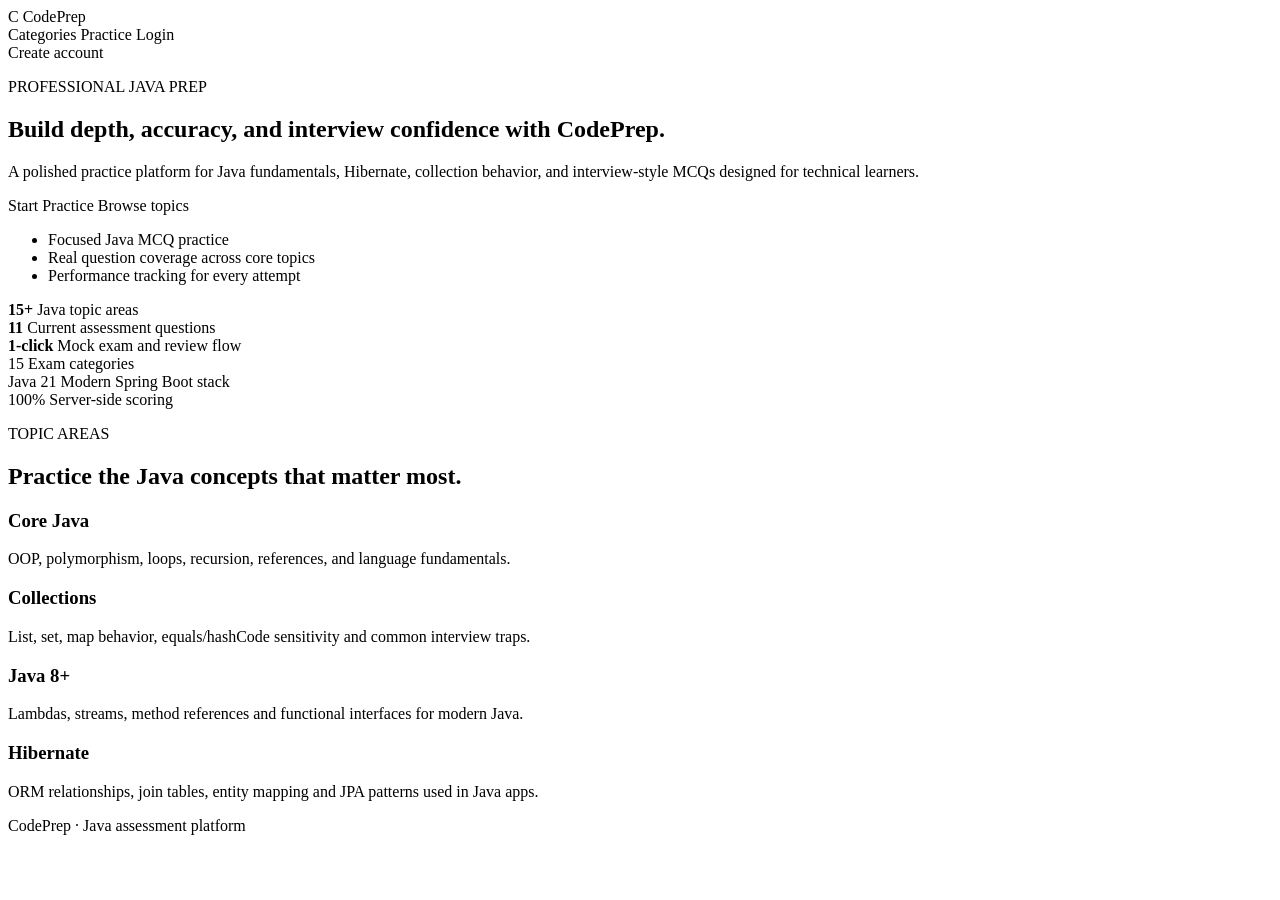
<file: src/main/resources/templates/home.html>
<!DOCTYPE html>
<html lang="en" xmlns:th="http://www.thymeleaf.org">
<head>
    <meta charset="UTF-8">
    <meta name="viewport" content="width=device-width, initial-scale=1">
    <title>CodePrep | Java Assessment Platform</title>
    <link rel="stylesheet" th:href="@{/css/app.css}">
</head>
<body class="landing-body">
<header class="topbar topbar-landing">
    <a class="brand brand-light" th:href="@{/}"><span class="brand-mark">C</span> CodePrep</a>
    <nav class="topbar-nav" aria-label="Main navigation">
        <a th:href="@{/categories}">Categories</a>
        <a th:href="@{/quiz}">Practice</a>
        <a th:href="@{/login}">Login</a>
    </nav>
    <div class="topbar-actions">
        <a class="button button-primary" th:href="@{/register}">Create account</a>
    </div>
</header>

<main class="landing-shell">
    <section class="hero-panel">
        <div class="hero-copy">
            <p class="eyebrow">PROFESSIONAL JAVA PREP</p>
            <h1>Build depth, accuracy, and interview confidence with CodePrep.</h1>
            <p class="muted">A polished practice platform for Java fundamentals, Hibernate, collection behavior, and interview-style MCQs designed for technical learners.</p>
            <div class="hero-actions">
                <a class="button button-primary" th:href="@{/quiz}">Start Practice</a>
                <a class="button button-outline" th:href="@{/categories}">Browse topics</a>
            </div>
            <ul class="benefit-list">
                <li>Focused Java MCQ practice</li>
                <li>Real question coverage across core topics</li>
                <li>Performance tracking for every attempt</li>
            </ul>
        </div>
        <div class="hero-card" aria-label="Platform summary">
            <div class="mini-stat">
                <strong>15+</strong>
                <span>Java topic areas</span>
            </div>
            <div class="mini-stat">
                <strong>11</strong>
                <span>Current assessment questions</span>
            </div>
            <div class="mini-stat">
                <strong>1-click</strong>
                <span>Mock exam and review flow</span>
            </div>
        </div>
    </section>

    <section class="feature-row" aria-label="Platform metrics">
        <article class="feature-tile">
            <span class="tile-number">15</span>
            <span class="tile-label">Exam categories</span>
        </article>
        <article class="feature-tile">
            <span class="tile-number">Java 21</span>
            <span class="tile-label">Modern Spring Boot stack</span>
        </article>
        <article class="feature-tile">
            <span class="tile-number">100%</span>
            <span class="tile-label">Server-side scoring</span>
        </article>
    </section>

    <section class="showcase-panel">
        <div class="section-heading compact">
            <div>
                <p class="eyebrow">TOPIC AREAS</p>
                <h2>Practice the Java concepts that matter most.</h2>
            </div>
        </div>
        <div class="feature-cards">
            <article class="info-card">
                <h3>Core Java</h3>
                <p>OOP, polymorphism, loops, recursion, references, and language fundamentals.</p>
            </article>
            <article class="info-card">
                <h3>Collections</h3>
                <p>List, set, map behavior, equals/hashCode sensitivity and common interview traps.</p>
            </article>
            <article class="info-card">
                <h3>Java 8+</h3>
                <p>Lambdas, streams, method references and functional interfaces for modern Java.</p>
            </article>
            <article class="info-card">
                <h3>Hibernate</h3>
                <p>ORM relationships, join tables, entity mapping and JPA patterns used in Java apps.</p>
            </article>
        </div>
    </section>
</main>
<footer class="site-footer">CodePrep · Java assessment platform</footer>
</body>
</html>
</file>
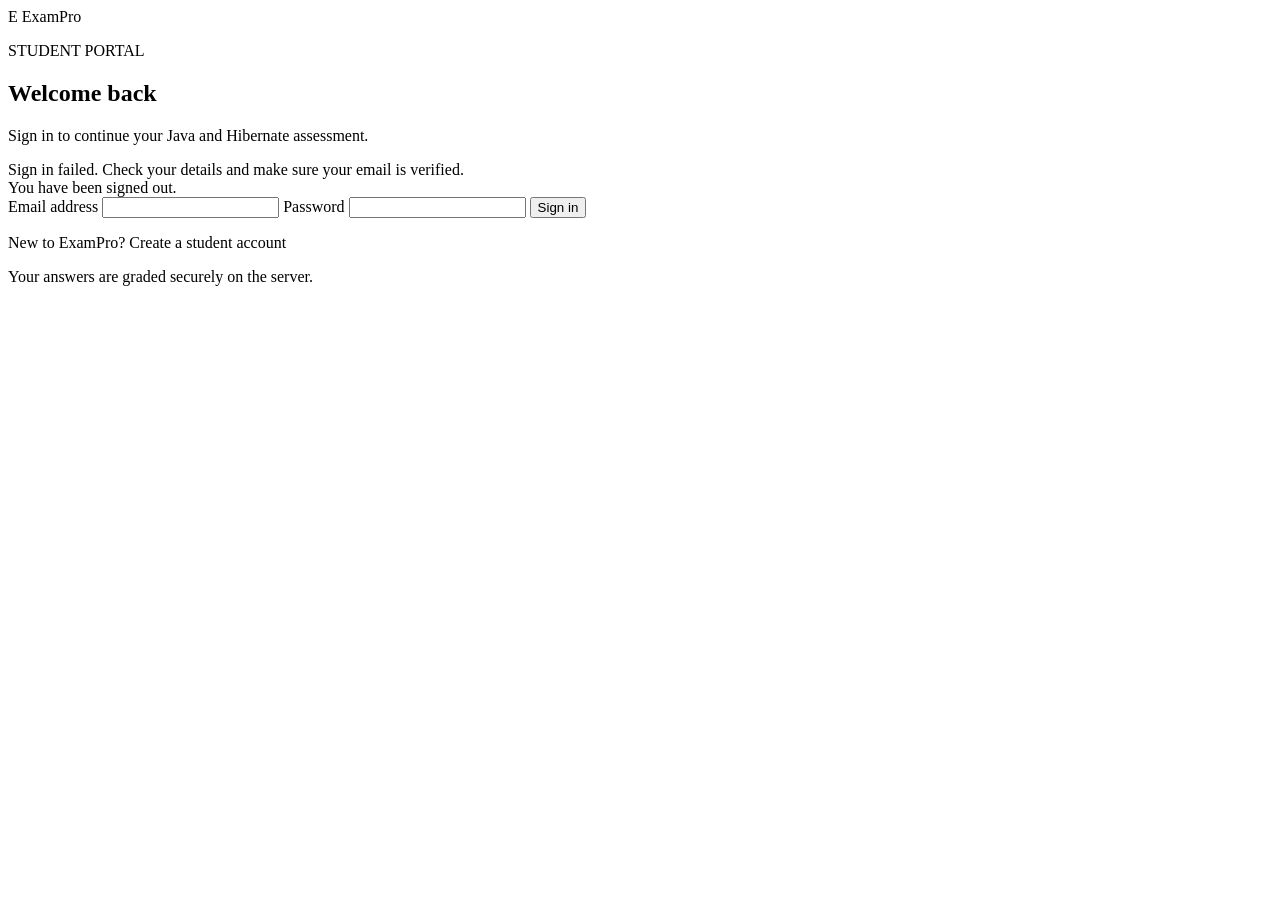
<file: src/main/resources/templates/login.html>
<!DOCTYPE html>
<html lang="en" xmlns:th="http://www.thymeleaf.org">
<head>
    <meta charset="UTF-8">
    <meta name="viewport" content="width=device-width, initial-scale=1">
    <title>Sign in | ExamPro</title>
    <link rel="stylesheet" th:href="@{/css/app.css}">
</head>
<body class="auth-page">
<main class="auth-shell">
    <a class="brand" th:href="@{/login}"><span class="brand-mark">E</span> ExamPro</a>
    <section class="auth-card">
        <p class="eyebrow">STUDENT PORTAL</p>
        <h1>Welcome back</h1>
        <p class="muted">Sign in to continue your Java and Hibernate assessment.</p>

        <div class="notice notice-error" th:if="${param.error}">
            Sign in failed. Check your details and make sure your email is verified.
        </div>
        <div class="notice notice-success" th:if="${param.logout}">
            You have been signed out.
        </div>

        <form th:action="@{/login}" method="post" class="form-stack">
            <label for="username">Email address</label>
            <input id="username" name="username" type="email" autocomplete="email" maxlength="254" required>
            <label for="password">Password</label>
            <input id="password" name="password" type="password" autocomplete="current-password" required>
            <button class="button button-primary button-full" type="submit">Sign in</button>
        </form>

        <p class="auth-switch">New to ExamPro? <a th:href="@{/register}">Create a student account</a></p>
    </section>
    <p class="auth-footnote">Your answers are graded securely on the server.</p>
</main>
</body>
</html>
</file>
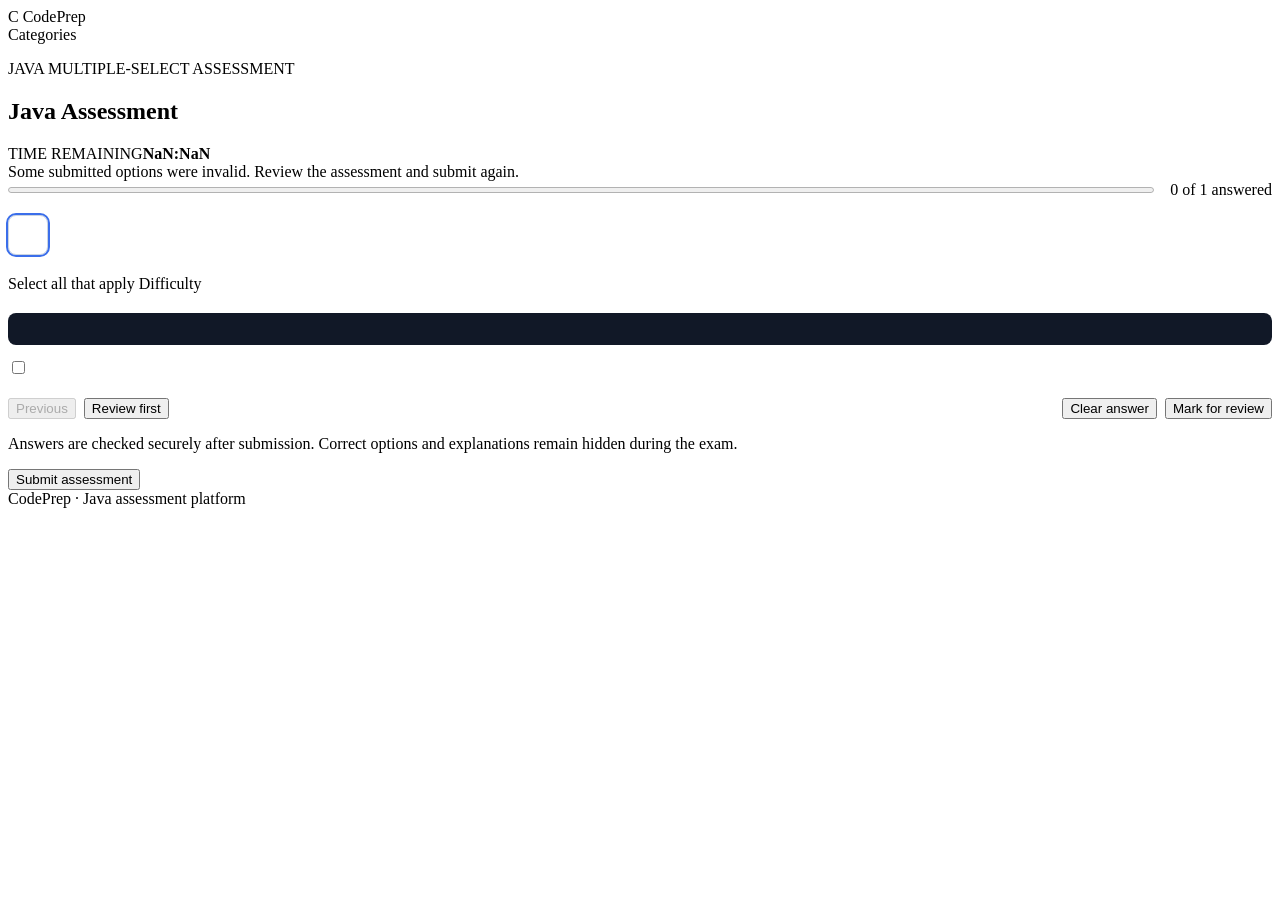
<file: src/main/resources/templates/quiz.html>
<!DOCTYPE html>
<html lang="en" xmlns:th="http://www.thymeleaf.org">
<head>
    <meta charset="UTF-8">
    <meta name="viewport" content="width=device-width, initial-scale=1">
    <title>Java assessment | CodePrep</title>
    <link rel="stylesheet" th:href="@{/css/app.css}">
    <style>
        .exam-tools { display: grid; gap: 1rem; margin-bottom: 1.25rem; }
        .exam-progress { display: flex; align-items: center; gap: 1rem; }
        .exam-progress progress { flex: 1; height: .75rem; accent-color: #3b6eea; }
        .question-palette { display: flex; flex-wrap: wrap; gap: .5rem; }
        .palette-button { min-width: 2.5rem; min-height: 2.5rem; border: 1px solid #cbd5e1; border-radius: .5rem; background: white; cursor: pointer; }
        .palette-button.is-current { outline: 2px solid #3b6eea; }
        .palette-button.is-answered { background: #dbeafe; }
        .palette-button.is-marked { border-color: #d97706; box-shadow: inset 0 0 0 1px #d97706; }
        .question-controls { display: flex; flex-wrap: wrap; justify-content: space-between; gap: .75rem; margin-top: 1.25rem; }
        .question-controls > div { display: flex; flex-wrap: wrap; gap: .5rem; }
        .code-snippet { overflow-x: auto; padding: 1rem; border-radius: .5rem; background: #111827; color: #f9fafb; }
    </style>
</head>
<body>
<header class="topbar">
    <a class="brand brand-light" th:href="@{/dashboard}"><span class="brand-mark">C</span> CodePrep</a>
    <div class="topbar-actions"><a class="button button-quiet" th:href="@{/categories}">Categories</a></div>
</header>
<main class="page-shell quiz-shell" th:data-duration-minutes="${durationMinutes}">
    <section class="quiz-heading">
        <div>
            <p class="eyebrow">JAVA MULTIPLE-SELECT ASSESSMENT</p>
            <h1 th:text="${category}">Java Assessment</h1>
            <p class="muted" th:text="|${questions.size()} questions · Select all correct options.|"></p>
        </div>
        <div class="timer-card"><span class="timer-label">TIME REMAINING</span><strong id="timer">20:00</strong></div>
    </section>

    <div class="notice notice-error" th:if="${invalidAnswers}">
        Some submitted options were invalid. Review the assessment and submit again.
    </div>

    <form id="quizForm" th:action="@{/quiz/submit}" method="post">
        <input type="hidden" name="category" th:value="${category}">
        <section class="exam-tools" aria-label="Exam navigation">
            <div class="exam-progress">
                <progress id="answerProgress" value="0" th:max="${questions.size()}"></progress>
                <span id="progressLabel" th:text="|0 of ${questions.size()} answered|">0 answered</span>
            </div>
            <nav class="question-palette" aria-label="Question palette">
                <button class="palette-button" type="button" th:each="question, loop : ${questions}"
                        th:data-index="${loop.index}" th:text="${loop.count}"
                        th:aria-label="|Go to question ${loop.count}|"></button>
            </nav>
        </section>

        <section class="question-card" th:each="question, loop : ${questions}" th:data-index="${loop.index}">
            <div class="question-meta">
                <span class="question-index" th:text="|Question ${loop.count}|"></span>
                <span class="question-type">Select all that apply</span>
                <span class="question-type" th:text="${question.difficulty}">Difficulty</span>
            </div>
            <h2 th:text="${question.prompt}"></h2>
            <pre class="code-snippet" th:if="${question.codeSnippet != null}"><code th:text="${question.codeSnippet}"></code></pre>
            <div class="option-list">
                <label class="answer-option" th:each="option : ${question.options}">
                    <input type="checkbox" th:name="|q_${question.id}|" th:value="${option.id}">
                    <span class="option-letter" th:text="${option.label}"></span>
                    <span th:text="${option.text}"></span>
                </label>
            </div>
            <div class="question-controls">
                <div>
                    <button class="button button-outline button-small" type="button" data-action="previous">Previous</button>
                    <button class="button button-outline button-small" type="button" data-action="next">Next</button>
                </div>
                <div>
                    <button class="button button-quiet" type="button" data-action="clear">Clear answer</button>
                    <button class="button button-quiet" type="button" data-action="mark">Mark for review</button>
                </div>
            </div>
        </section>
        <div class="submit-bar">
            <p>Answers are checked securely after submission. Correct options and explanations remain hidden during the exam.</p>
            <button id="submitButton" class="button button-primary" type="submit">Submit assessment</button>
        </div>
    </form>
</main>
<footer class="site-footer">CodePrep · Java assessment platform</footer>
<script>
    (() => {
        const form = document.getElementById("quizForm");
        const cards = Array.from(document.querySelectorAll(".question-card"));
        const palette = Array.from(document.querySelectorAll(".palette-button"));
        const timer = document.getElementById("timer");
        const progress = document.getElementById("answerProgress");
        const progressLabel = document.getElementById("progressLabel");
        const duration = Number(document.querySelector(".quiz-shell").dataset.durationMinutes);
        let current = 0;
        let remaining = duration * 60;
        let submitted = false;
        const marked = new Set();

        function update() {
            cards.forEach((card, index) => {
                card.hidden = index !== current;
                palette[index].classList.toggle("is-current", index === current);
                palette[index].classList.toggle("is-answered", card.querySelectorAll("input:checked").length > 0);
                palette[index].classList.toggle("is-marked", marked.has(index));
                if (index === current) palette[index].setAttribute("aria-current", "step");
                else palette[index].removeAttribute("aria-current");
                card.querySelector('[data-action="previous"]').disabled = index === 0;
                card.querySelector('[data-action="next"]').textContent = index === cards.length - 1 ? "Review first" : "Next";
            });
            const answered = cards.filter(card => card.querySelectorAll("input:checked").length > 0).length;
            progress.value = answered;
            progressLabel.textContent = `${answered} of ${cards.length} answered`;
        }

        palette.forEach(button => button.addEventListener("click", () => {
            current = Number(button.dataset.index);
            update();
        }));
        cards.forEach((card, index) => {
            card.addEventListener("change", update);
            card.querySelector('[data-action="previous"]').addEventListener("click", () => {
                current = Math.max(0, index - 1);
                update();
            });
            card.querySelector('[data-action="next"]').addEventListener("click", () => {
                current = index === cards.length - 1 ? 0 : index + 1;
                update();
            });
            card.querySelector('[data-action="clear"]').addEventListener("click", () => {
                card.querySelectorAll("input").forEach(input => { input.checked = false; });
                update();
            });
            card.querySelector('[data-action="mark"]').addEventListener("click", event => {
                if (marked.has(index)) {
                    marked.delete(index);
                    event.currentTarget.textContent = "Mark for review";
                } else {
                    marked.add(index);
                    event.currentTarget.textContent = "Marked for review";
                }
                update();
            });
        });

        form.addEventListener("submit", () => {
            submitted = true;
            document.getElementById("submitButton").disabled = true;
            document.getElementById("submitButton").textContent = "Submitting…";
        });

        update();
        const interval = window.setInterval(() => {
            if (submitted) {
                window.clearInterval(interval);
                return;
            }
            remaining -= 1;
            timer.textContent = `${String(Math.floor(remaining / 60)).padStart(2, "0")}:${String(remaining % 60).padStart(2, "0")}`;
            if (remaining <= 60) timer.classList.add("timer-warning");
            if (remaining <= 0) {
                window.clearInterval(interval);
                form.requestSubmit();
            }
        }, 1000);
    })();
</script>
</body>
</html>
</file>
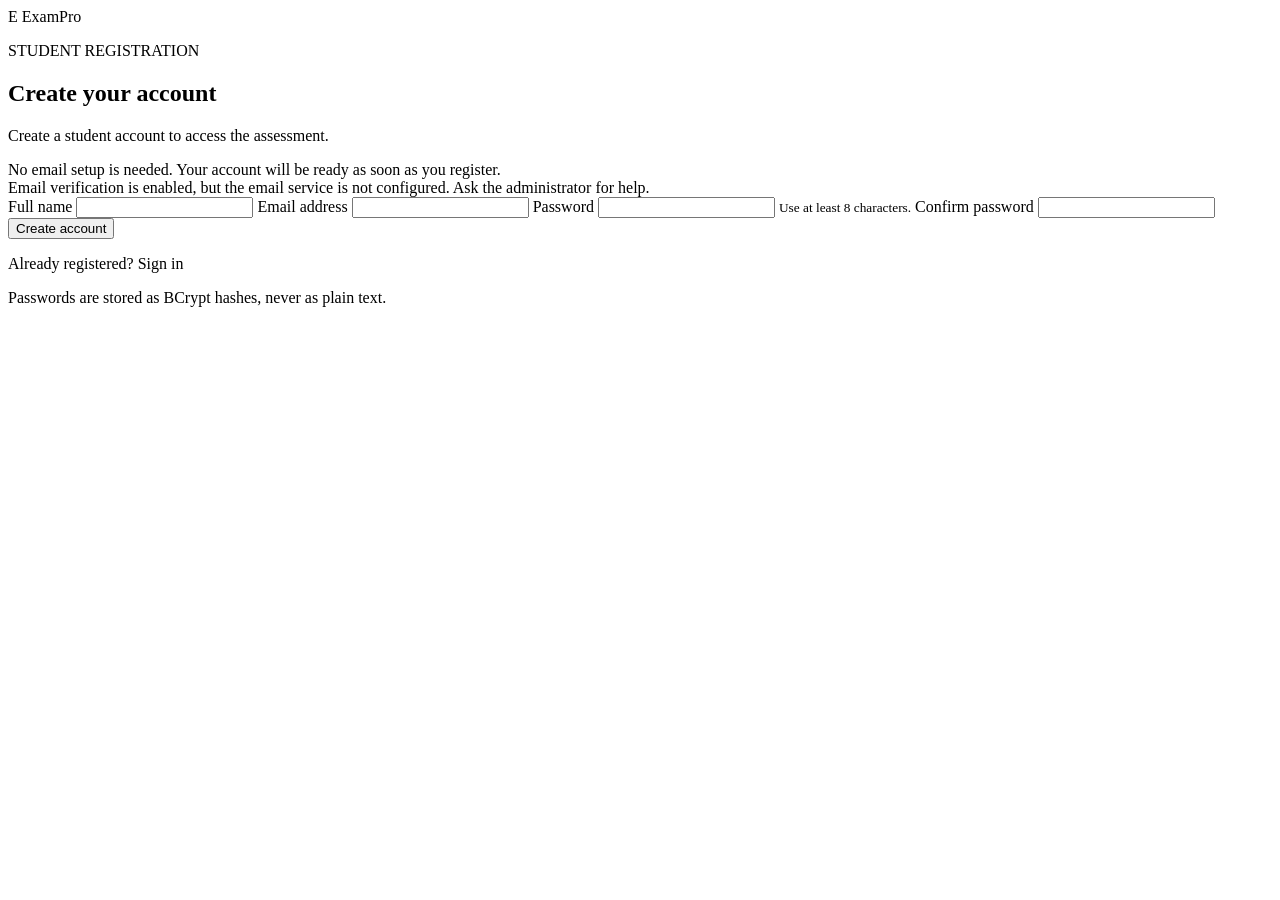
<file: src/main/resources/templates/register.html>
<!DOCTYPE html>
<html lang="en" xmlns:th="http://www.thymeleaf.org">
<head>
    <meta charset="UTF-8">
    <meta name="viewport" content="width=device-width, initial-scale=1">
    <title>Create account | ExamPro</title>
    <link rel="stylesheet" th:href="@{/css/app.css}">
</head>
<body class="auth-page">
<main class="auth-shell">
    <a class="brand" th:href="@{/login}"><span class="brand-mark">E</span> ExamPro</a>
    <section class="auth-card">
        <p class="eyebrow">STUDENT REGISTRATION</p>
        <h1>Create your account</h1>
        <p class="muted">Create a student account to access the assessment.</p>

        <div class="notice notice-success" th:if="${!emailVerificationRequired}">
            No email setup is needed. Your account will be ready as soon as you register.
        </div>
        <div class="notice notice-error" th:if="${emailVerificationRequired and !registrationAvailable}">
            Email verification is enabled, but the email service is not configured. Ask the administrator for help.
        </div>
        <div class="notice notice-error" th:if="${formError}" th:text="${formError}"></div>

        <form th:action="@{/register}" th:object="${registrationForm}" method="post" class="form-stack">
            <label for="displayName">Full name</label>
            <input id="displayName" th:field="*{displayName}" type="text" autocomplete="name" minlength="2" maxlength="100" required>
            <small class="field-error" th:errors="*{displayName}"></small>

            <label for="email">Email address</label>
            <input id="email" th:field="*{email}" type="email" autocomplete="email" maxlength="254" required>
            <small class="field-error" th:errors="*{email}"></small>

            <label for="password">Password</label>
            <input id="password" th:field="*{password}" type="password" autocomplete="new-password" minlength="8" maxlength="72" required>
            <small class="field-hint">Use at least 8 characters.</small>
            <small class="field-error" th:errors="*{password}"></small>

            <label for="confirmPassword">Confirm password</label>
            <input id="confirmPassword" th:field="*{confirmPassword}" type="password" autocomplete="new-password" required>
            <small class="field-error" th:errors="*{confirmPassword}"></small>

            <button class="button button-primary button-full" type="submit" th:disabled="${!registrationAvailable}">
                Create account
            </button>
        </form>

        <p class="auth-switch">Already registered? <a th:href="@{/login}">Sign in</a></p>
    </section>
    <p class="auth-footnote">Passwords are stored as BCrypt hashes, never as plain text.</p>
</main>
</body>
</html>
</file>
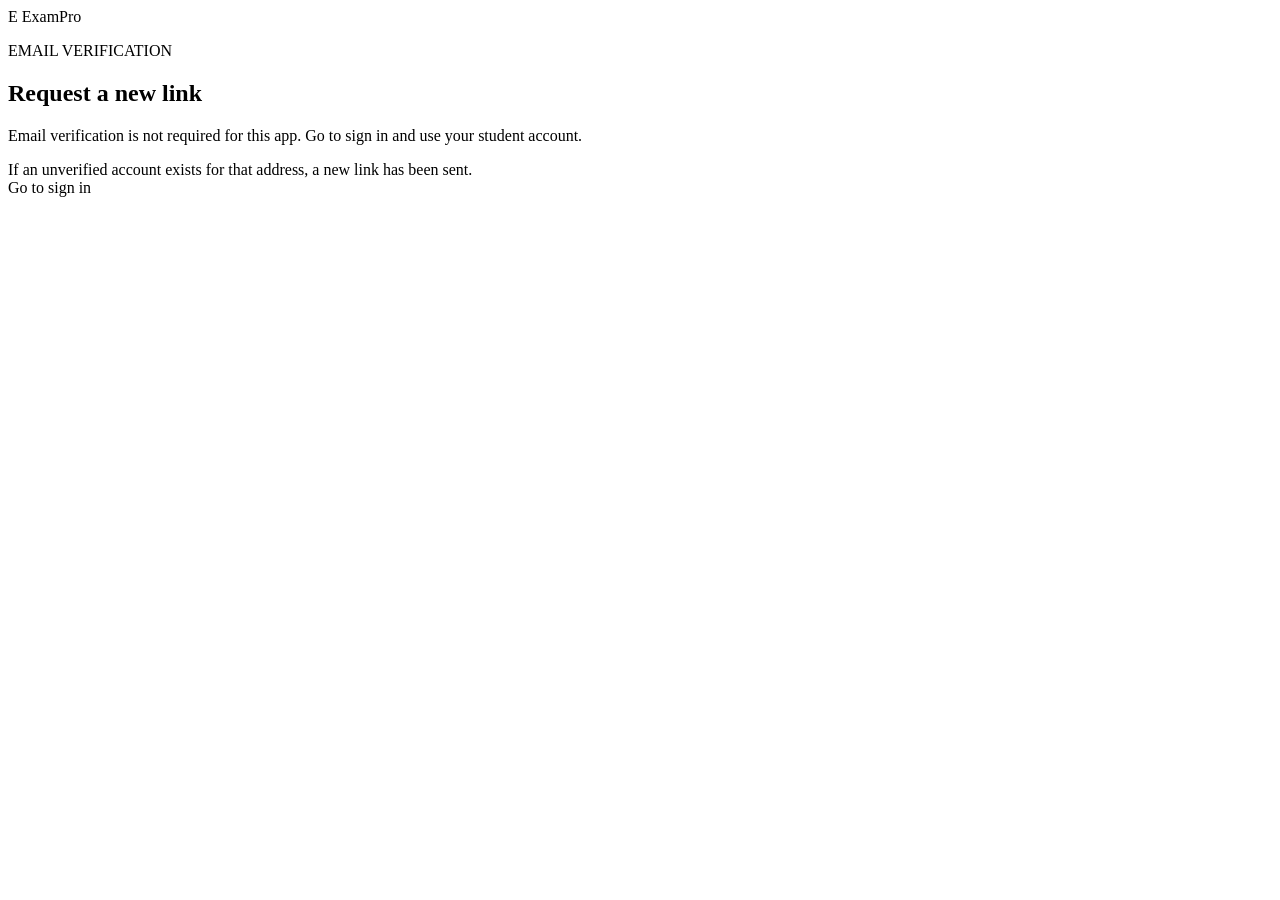
<file: src/main/resources/templates/resend-verification.html>
<!DOCTYPE html>
<html lang="en" xmlns:th="http://www.thymeleaf.org">
<head>
    <meta charset="UTF-8">
    <meta name="viewport" content="width=device-width, initial-scale=1">
    <title>Resend verification | ExamPro</title>
    <link rel="stylesheet" th:href="@{/css/app.css}">
</head>
<body class="auth-page">
<main class="auth-shell">
    <a class="brand" th:href="@{/login}"><span class="brand-mark">E</span> ExamPro</a>
    <section class="auth-card">
        <p class="eyebrow">EMAIL VERIFICATION</p>
        <h1>Request a new link</h1>
        <p class="muted">Email verification is not required for this app. Go to sign in and use your student account.</p>
        <div class="notice notice-error" th:if="${formError}" th:text="${formError}"></div>
        <div class="notice notice-success" th:if="${submitted}">
            If an unverified account exists for that address, a new link has been sent.
        </div>
        <a class="button button-primary button-link" th:href="@{/login}">Go to sign in</a>
    </section>
</main>
</body>
</html>
</file>
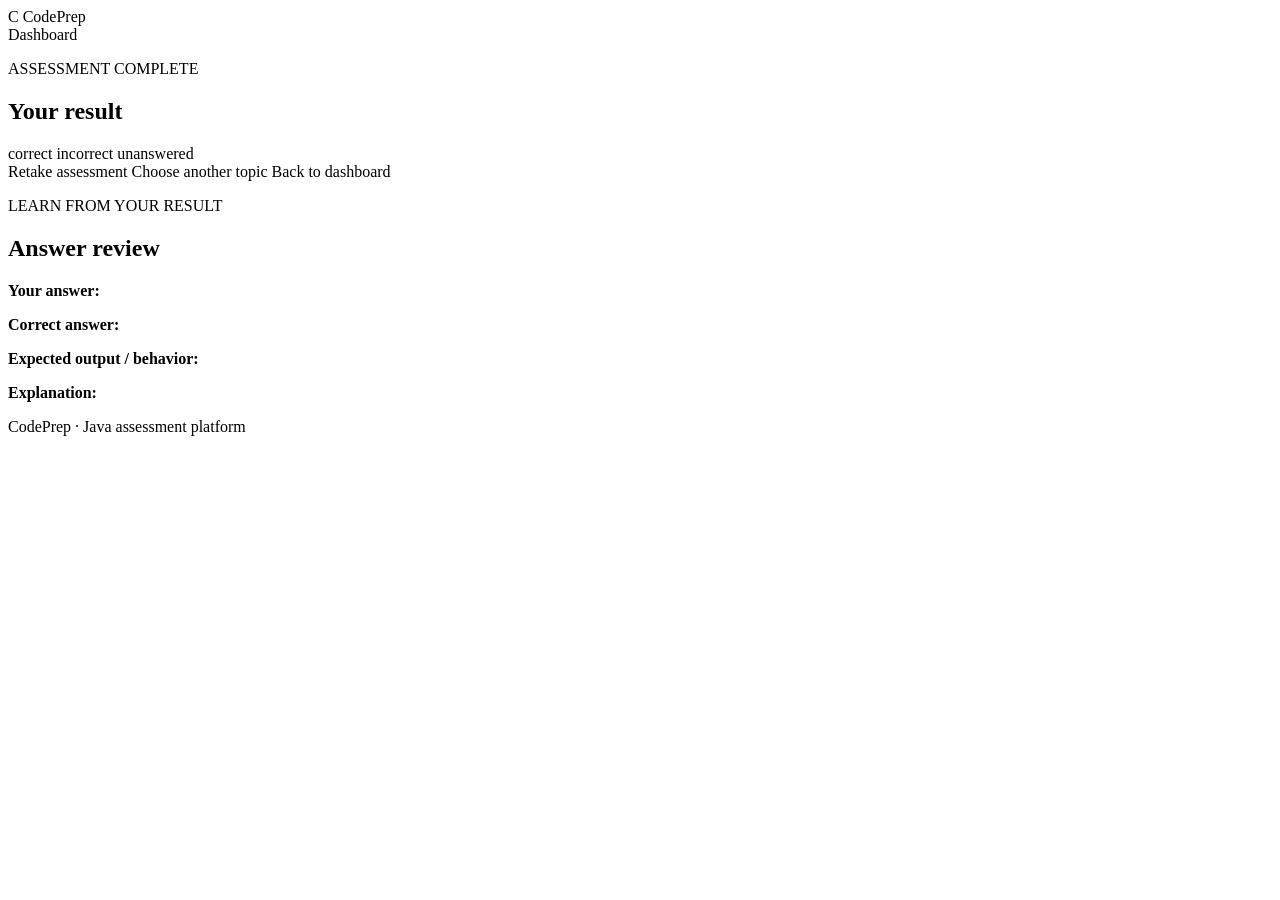
<file: src/main/resources/templates/result.html>
<!DOCTYPE html>
<html lang="en" xmlns:th="http://www.thymeleaf.org">
<head>
    <meta charset="UTF-8">
    <meta name="viewport" content="width=device-width, initial-scale=1">
    <title>Assessment result | CodePrep</title>
    <link rel="stylesheet" th:href="@{/css/app.css}">
</head>
<body>
<header class="topbar">
    <a class="brand brand-light" th:href="@{/dashboard}"><span class="brand-mark">C</span> CodePrep</a>
    <div class="topbar-actions"><a class="button button-quiet" th:href="@{/dashboard}">Dashboard</a></div>
</header>
<main class="page-shell">
    <section class="result-banner">
        <p class="eyebrow">ASSESSMENT COMPLETE</p>
        <h1 th:text="|${category} result|">Your result</h1>
        <div class="result-score" th:text="|${result.score} / ${result.total}|"></div>
        <p class="muted" th:text="|${result.percentage}% correct|"></p>
        <div class="result-stats">
            <span><strong th:text="${result.score}"></strong> correct</span>
            <span><strong th:text="${result.incorrectCount}"></strong> incorrect</span>
            <span><strong th:text="${result.unansweredCount}"></strong> unanswered</span>
        </div>
        <div class="result-actions">
            <a class="button button-primary" th:href="@{/quiz(category=${category})}">Retake assessment</a>
            <a class="button button-outline" th:href="@{/categories}">Choose another topic</a>
            <a class="button button-quiet" th:href="@{/dashboard}">Back to dashboard</a>
        </div>
    </section>

    <section class="panel review-panel">
        <div class="section-heading"><div><p class="eyebrow">LEARN FROM YOUR RESULT</p><h2>Answer review</h2></div></div>
        <article class="review-item" th:each="review : ${result.reviews}">
            <div class="review-title">
                <span class="question-index" th:text="|Q${review.number}|"></span>
                <h3 th:text="${review.prompt}"></h3>
                <span class="review-status" th:classappend="${review.correct} ? ' status-correct' : ' status-incorrect'"
                      th:text="${review.correct} ? 'Correct' : 'Review'"></span>
            </div>
            <p><strong>Your answer:</strong>
                <span th:text="${#lists.isEmpty(review.selectedAnswers) ? 'Not answered' : #strings.listJoin(review.selectedAnswers, ', ')}"></span>
            </p>
            <p class="correct-answer"><strong>Correct answer:</strong>
                <span th:text="${#strings.listJoin(review.correctAnswers, ', ')}"></span>
            </p>
            <pre class="code-snippet" th:if="${review.codeSnippet != null}"><code th:text="${review.codeSnippet}"></code></pre>
            <p th:if="${review.expectedOutput != null}"><strong>Expected output / behavior:</strong>
                <span th:text="${review.expectedOutput}"></span>
            </p>
            <p><strong>Explanation:</strong> <span th:text="${review.explanation}"></span></p>
        </article>
    </section>
</main>
<footer class="site-footer">CodePrep · Java assessment platform</footer>
</body>
</html>
</file>
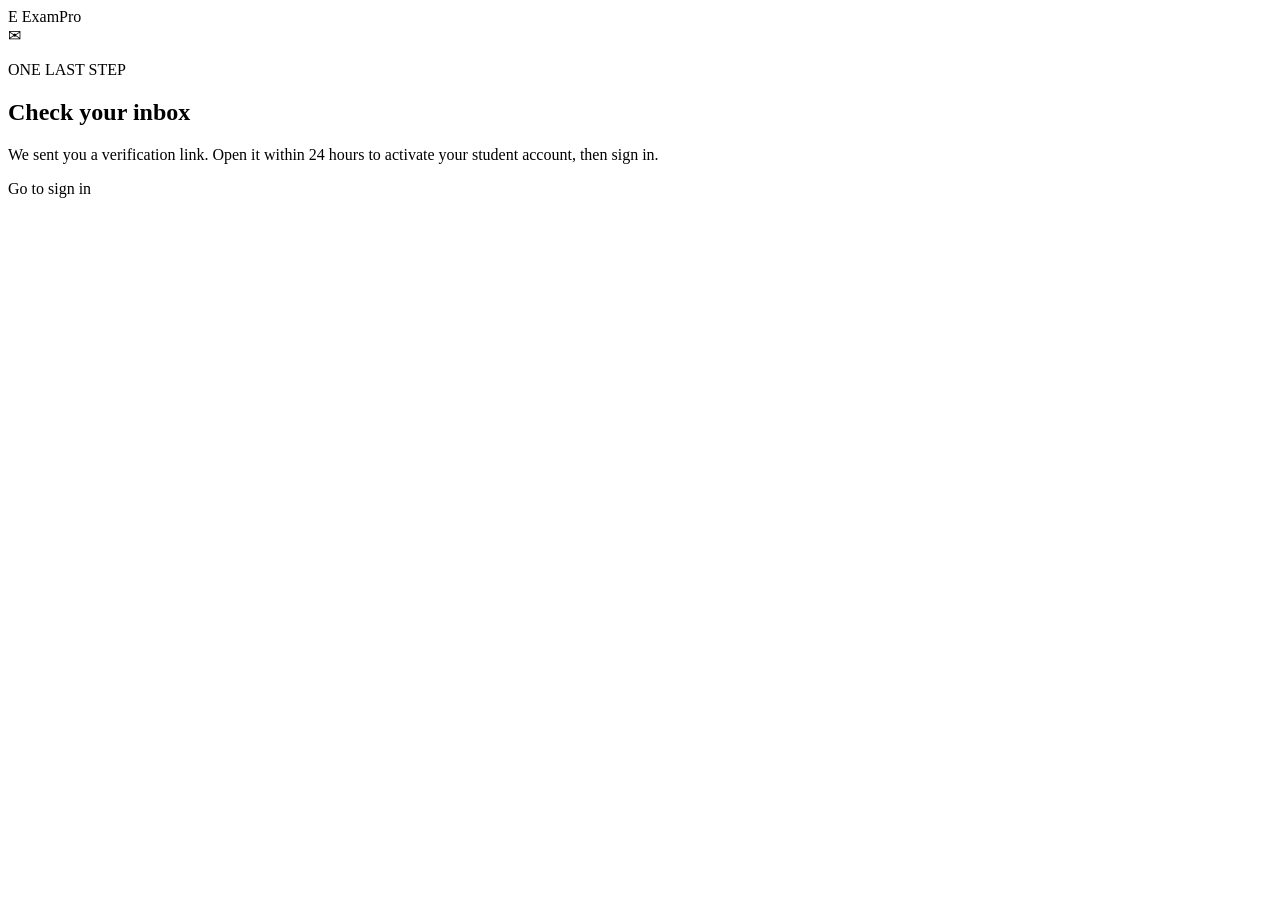
<file: src/main/resources/templates/verification-sent.html>
<!DOCTYPE html>
<html lang="en" xmlns:th="http://www.thymeleaf.org">
<head>
    <meta charset="UTF-8">
    <meta name="viewport" content="width=device-width, initial-scale=1">
    <title>Verify your email | ExamPro</title>
    <link rel="stylesheet" th:href="@{/css/app.css}">
</head>
<body class="auth-page">
<main class="auth-shell">
    <a class="brand" th:href="@{/login}"><span class="brand-mark">E</span> ExamPro</a>
    <section class="auth-card auth-card-centered">
        <div class="status-icon">✉</div>
        <p class="eyebrow">ONE LAST STEP</p>
        <h1>Check your inbox</h1>
        <p class="muted">We sent you a verification link. Open it within 24 hours to activate your student account, then sign in.</p>
        <a class="button button-primary button-link" th:href="@{/login}">Go to sign in</a>
    </section>
</main>
</body>
</html>
</file>
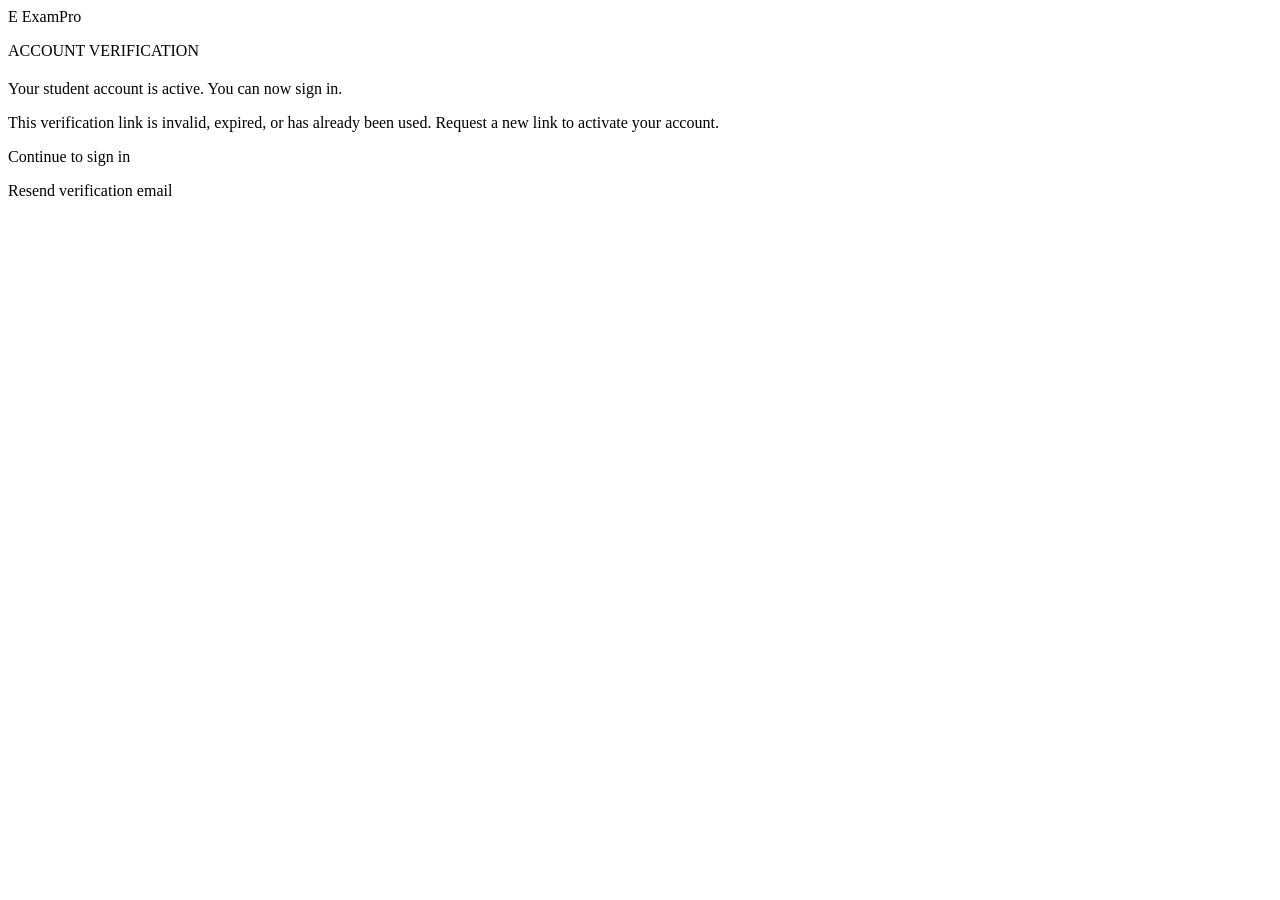
<file: src/main/resources/templates/verify-result.html>
<!DOCTYPE html>
<html lang="en" xmlns:th="http://www.thymeleaf.org">
<head>
    <meta charset="UTF-8">
    <meta name="viewport" content="width=device-width, initial-scale=1">
    <title>Email verification | ExamPro</title>
    <link rel="stylesheet" th:href="@{/css/app.css}">
</head>
<body class="auth-page">
<main class="auth-shell">
    <a class="brand" th:href="@{/login}"><span class="brand-mark">E</span> ExamPro</a>
    <section class="auth-card auth-card-centered">
        <div class="status-icon" th:text="${verified} ? '✓' : '!'"></div>
        <p class="eyebrow">ACCOUNT VERIFICATION</p>
        <h1 th:text="${verified} ? 'Email verified' : 'Link unavailable'"></h1>
        <p class="muted" th:if="${verified}">Your student account is active. You can now sign in.</p>
        <p class="muted" th:unless="${verified}">This verification link is invalid, expired, or has already been used. Request a new link to activate your account.</p>
        <a class="button button-primary button-link" th:href="@{/login}">Continue to sign in</a>
        <p th:unless="${verified}"><a th:href="@{/resend-verification}">Resend verification email</a></p>
    </section>
</main>
</body>
</html>
</file>
